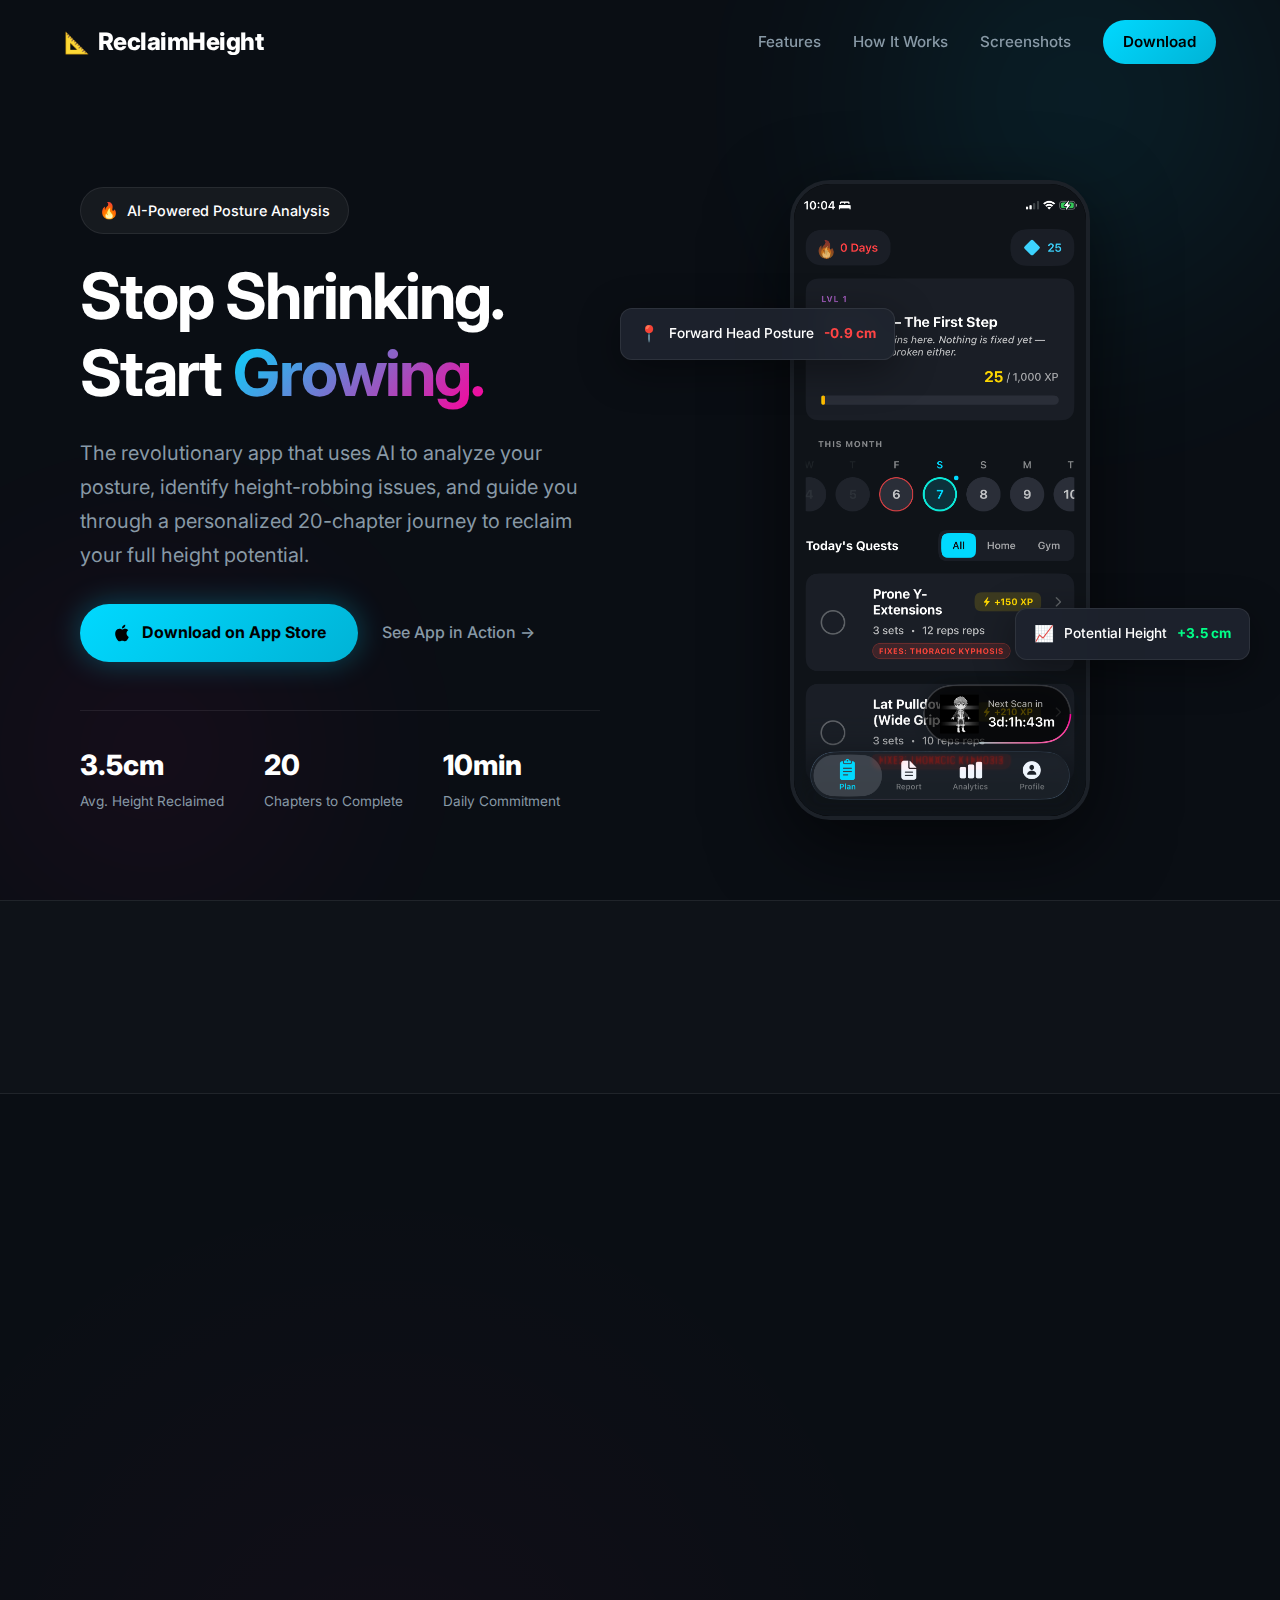
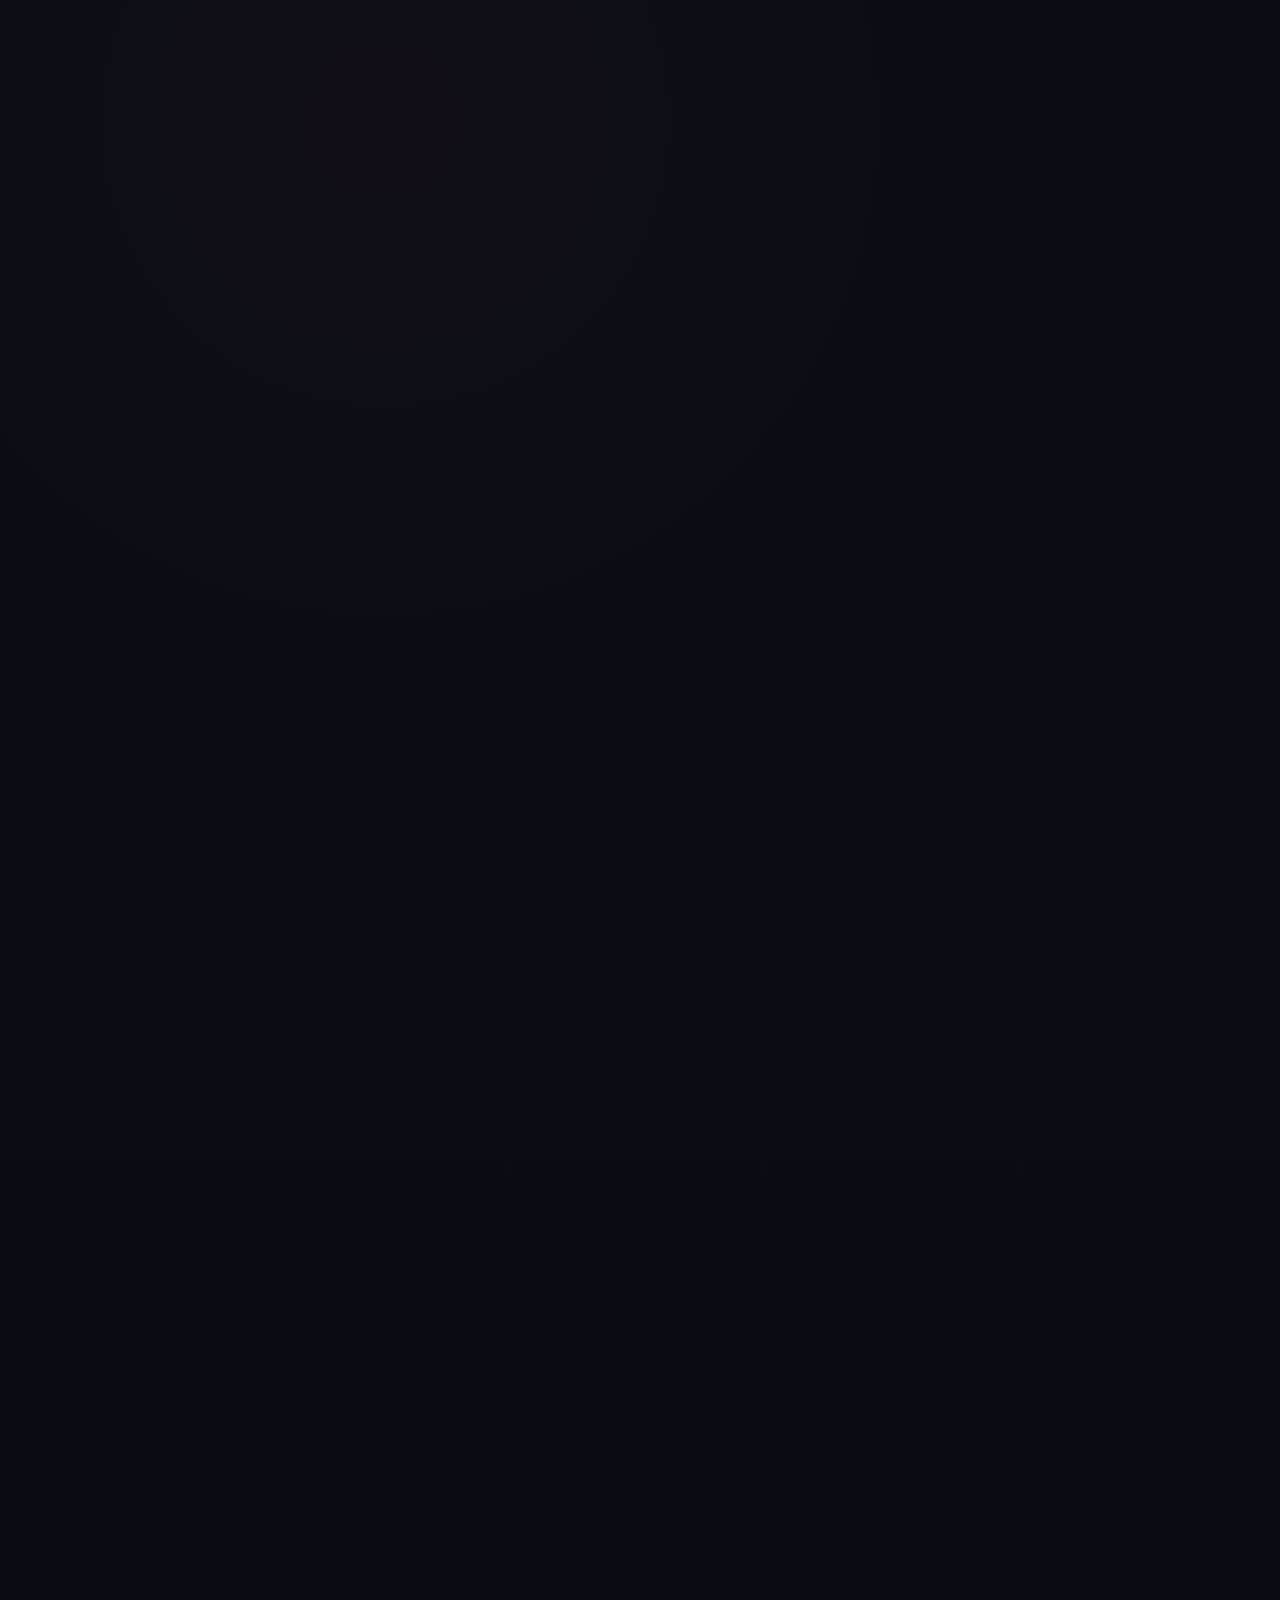
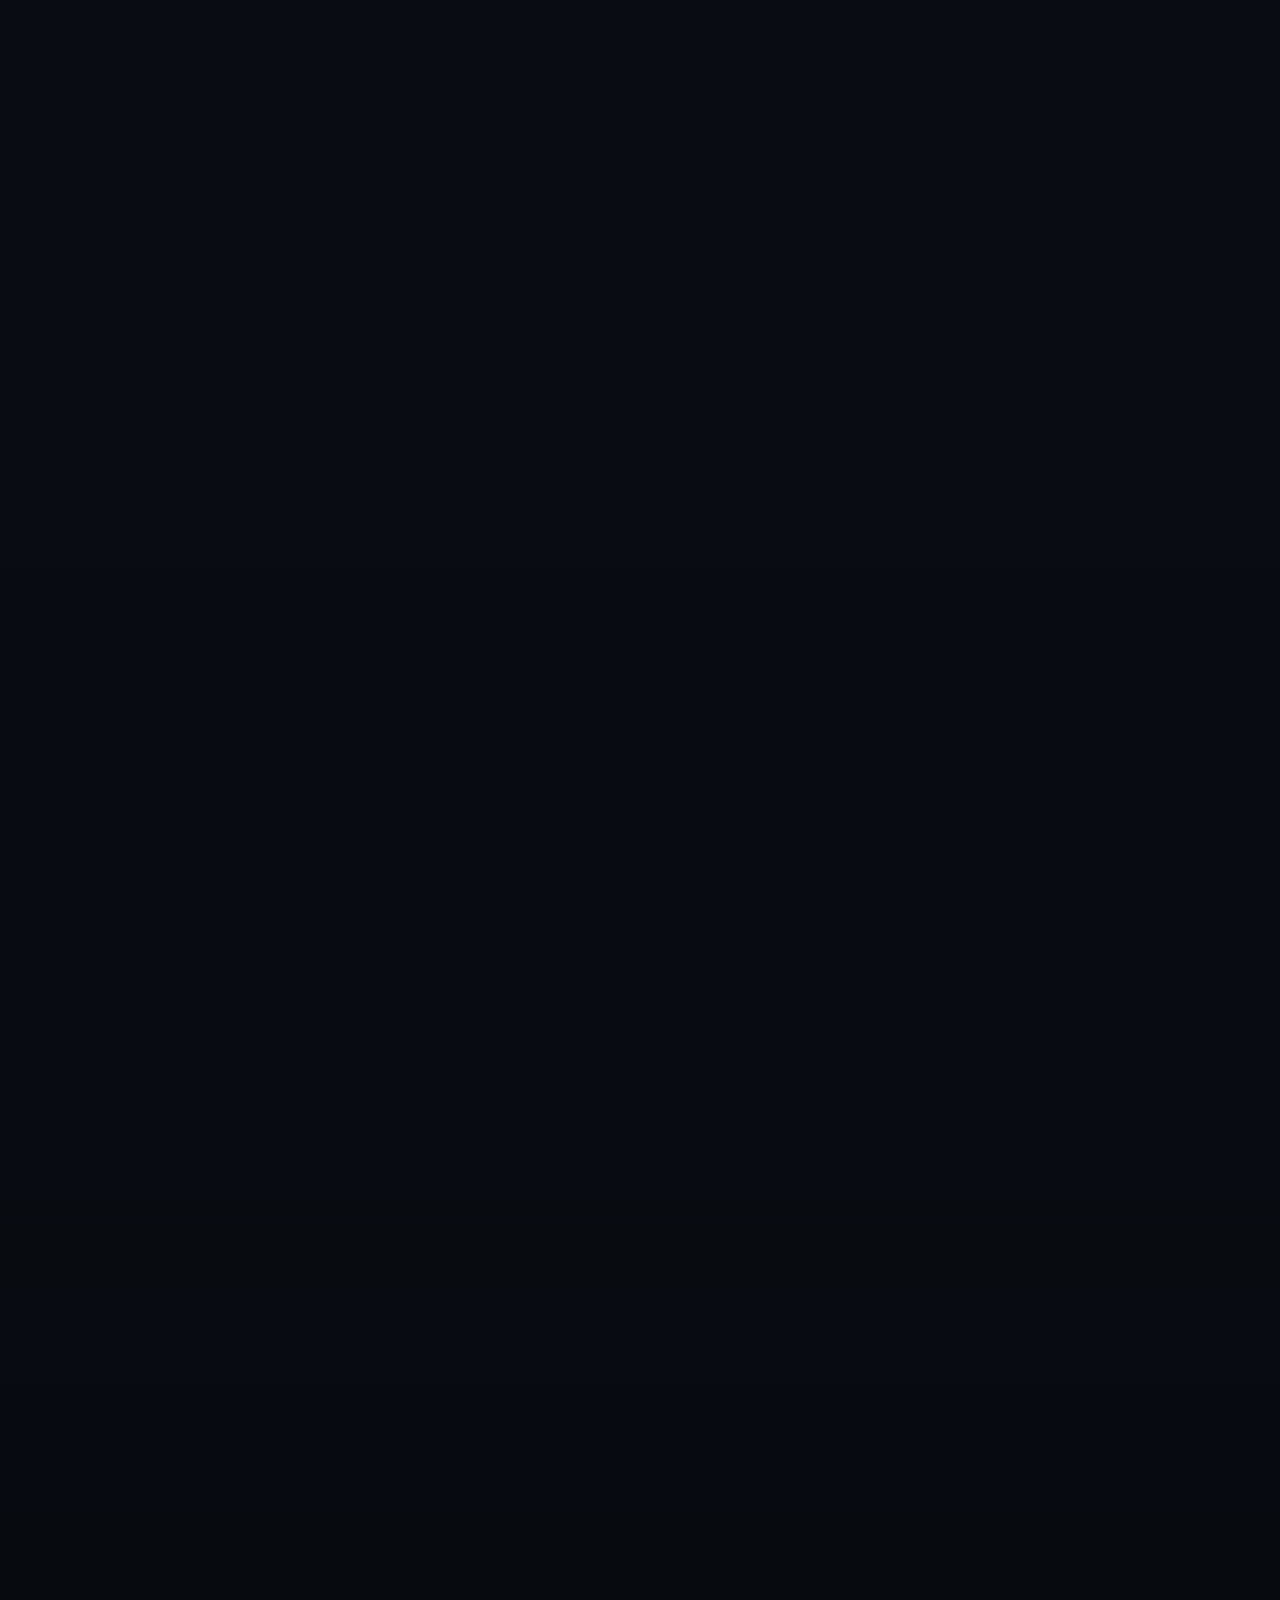
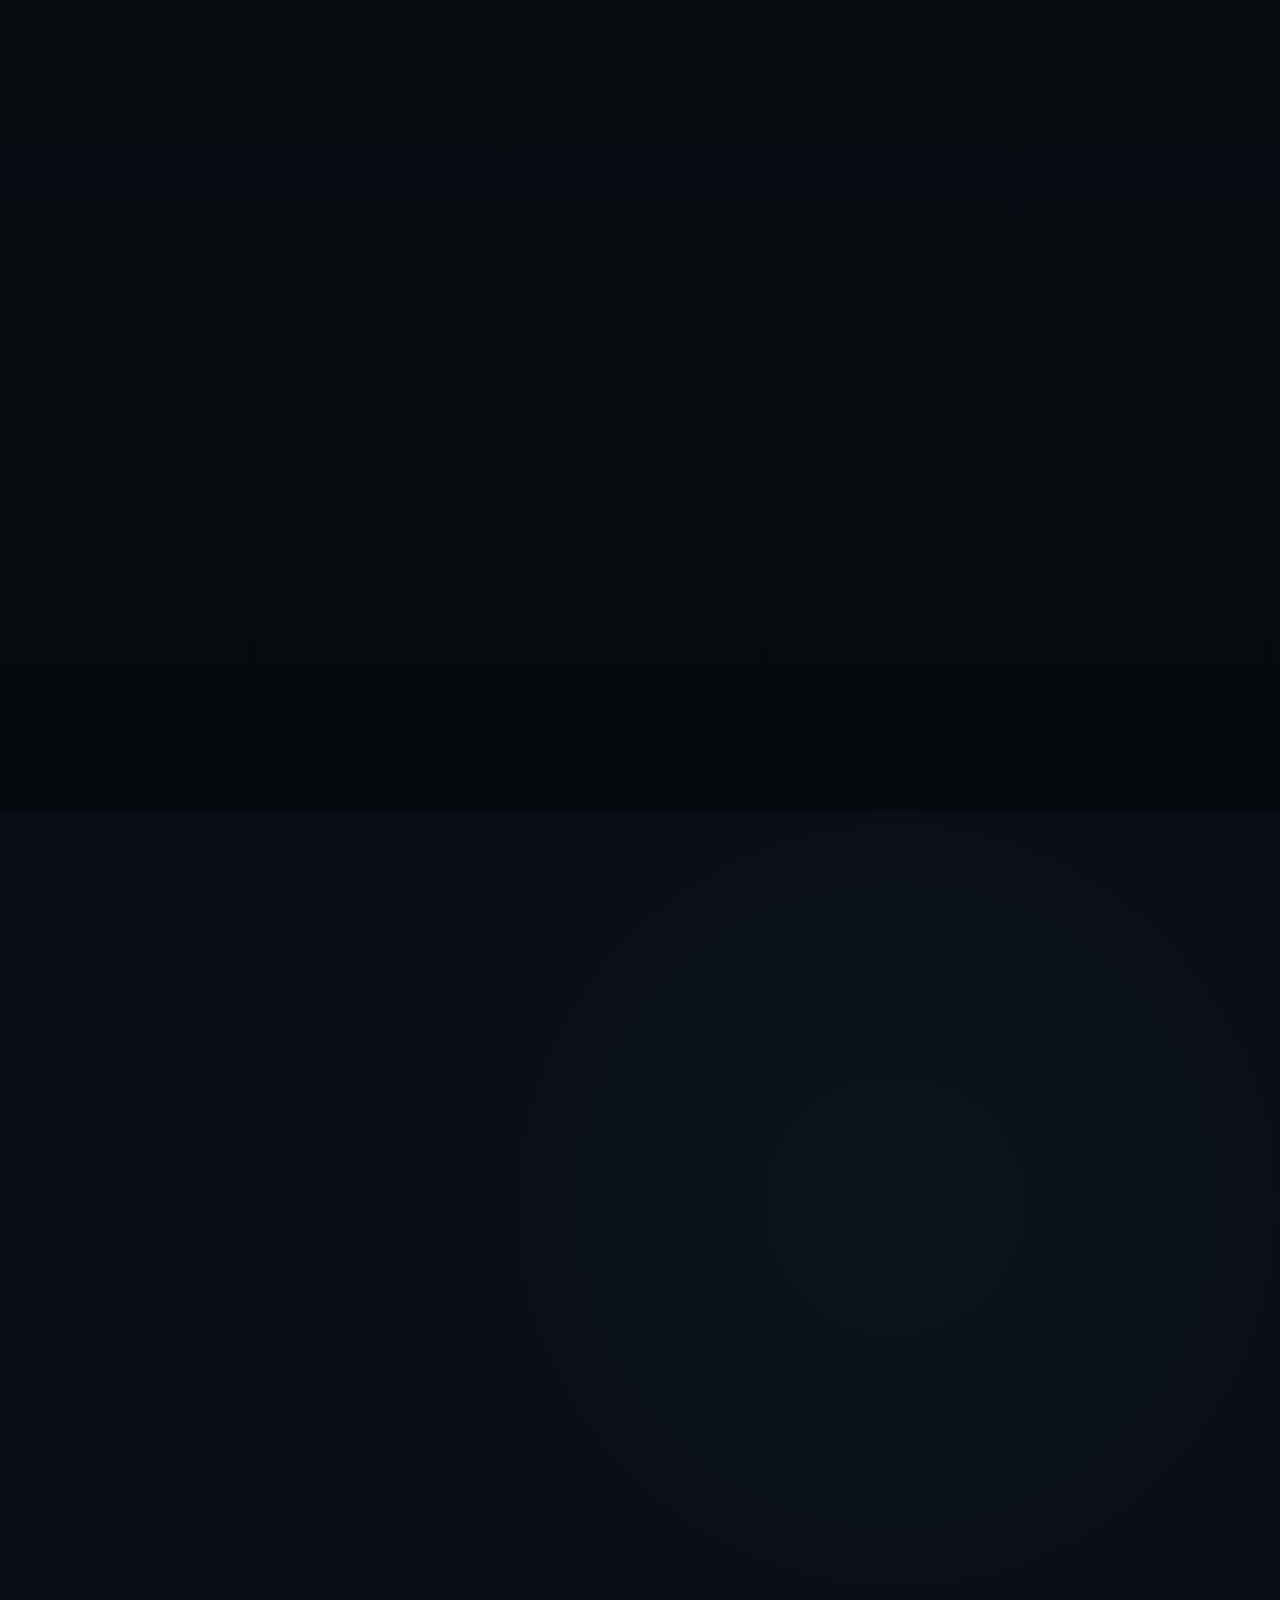
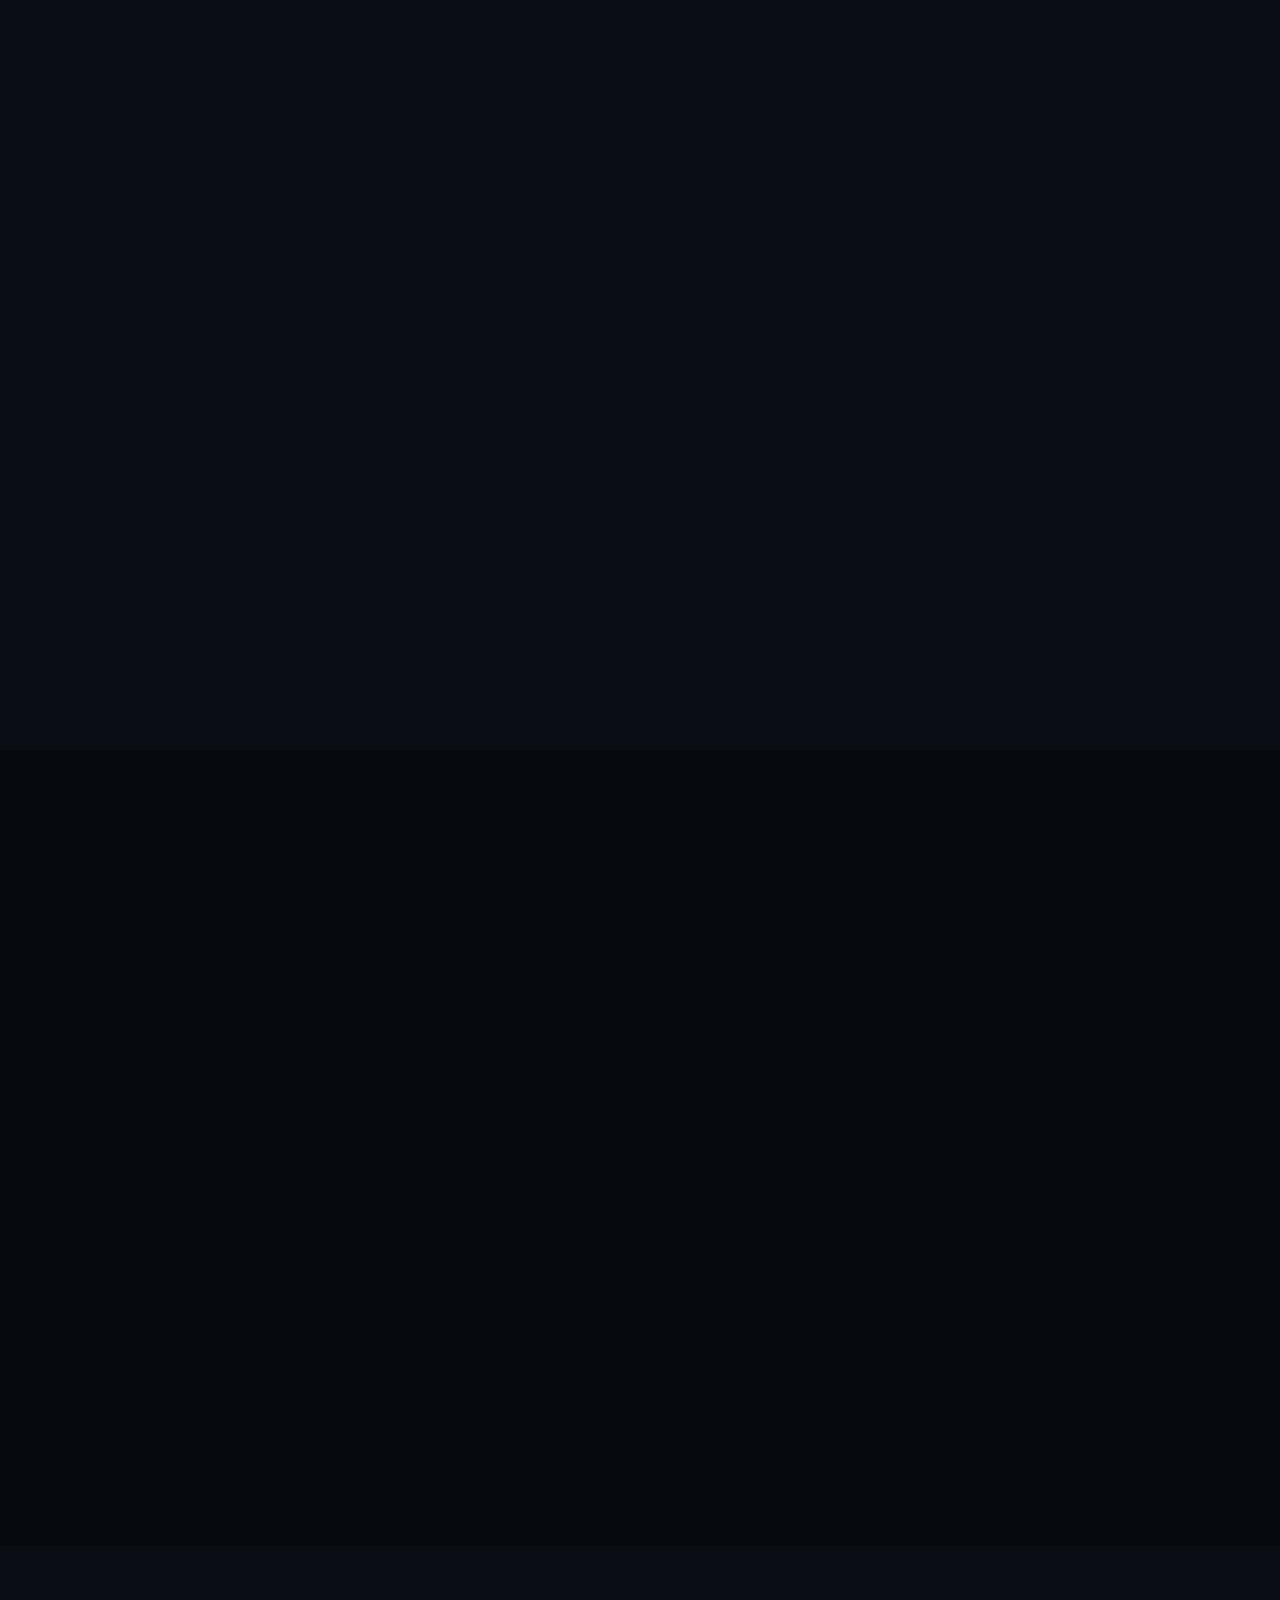
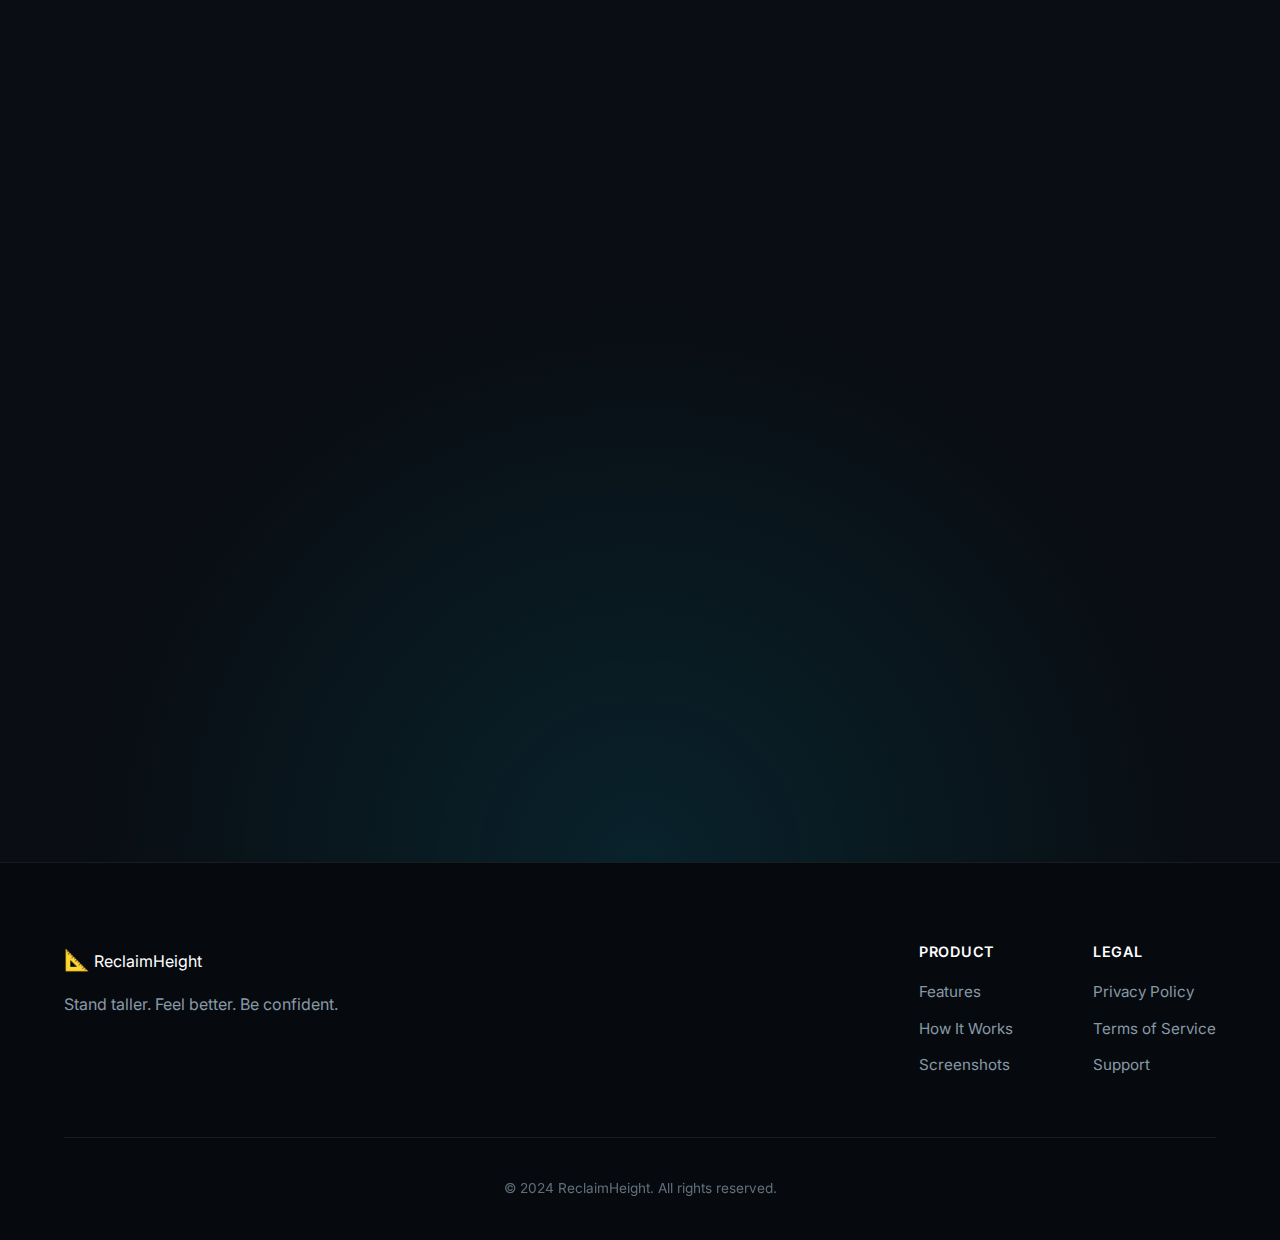
<file: index.html>
<!DOCTYPE html>
<html lang="en">

<head>
    <meta charset="UTF-8">
    <meta name="viewport" content="width=device-width, initial-scale=1.0">
    <title>ReclaimHeight - Stop Shrinking. Start Growing.</title>
    <meta name="description"
        content="AI-powered posture correction app that helps you decompress your spine and reclaim lost height in just 20 chapters.">
    <link rel="stylesheet" href="styles.css">
    <link rel="preconnect" href="https://fonts.googleapis.com">
    <link rel="preconnect" href="https://fonts.gstatic.com" crossorigin>
    <link href="https://fonts.googleapis.com/css2?family=Inter:wght@400;500;600;700;800&display=swap" rel="stylesheet">
</head>

<body>

    <!-- Navigation -->
    <nav class="navbar">
        <div class="container nav-container">
            <div class="logo">
                <span class="logo-icon">📐</span>
                ReclaimHeight
            </div>
            <div class="nav-links">
                <a href="#features">Features</a>
                <a href="#how-it-works">How It Works</a>
                <a href="#app-showcase">Screenshots</a>
                <a href="#" class="nav-cta">Download</a>
            </div>
        </div>
    </nav>

    <!-- Hero Section -->
    <header class="hero">
        <div class="hero-bg-effects">
            <div class="hero-glow glow-1"></div>
            <div class="hero-glow glow-2"></div>
        </div>
        <div class="container hero-content">
            <div class="hero-text fade-in-up">
                <div class="badge">
                    <span class="badge-icon">🔥</span>
                    AI-Powered Posture Analysis
                </div>
                <h1>Stop Shrinking.<br>Start <span class="text-gradient">Growing.</span></h1>
                <p class="subheadline">The revolutionary app that uses AI to analyze your posture, identify
                    height-robbing issues, and guide you through a personalized 20-chapter journey to reclaim your full
                    height potential.</p>
                <div class="hero-cta-group">
                    <a href="#" class="cta-button">
                        <svg width="20" height="20" viewBox="0 0 24 24" fill="currentColor">
                            <path
                                d="M18.71 19.5c-.83 1.24-1.71 2.45-3.05 2.47-1.34.03-1.77-.79-3.29-.79-1.53 0-2 .77-3.27.82-1.31.05-2.3-1.32-3.14-2.53C4.25 17 2.94 12.45 4.7 9.39c.87-1.52 2.43-2.48 4.12-2.51 1.28-.02 2.5.87 3.29.87.78 0 2.26-1.07 3.81-.91.65.03 2.47.26 3.64 1.98-.09.06-2.17 1.28-2.15 3.81.03 3.02 2.65 4.03 2.68 4.04-.03.07-.42 1.44-1.38 2.83M13 3.5c.73-.83 1.94-1.46 2.94-1.5.13 1.17-.34 2.35-1.04 3.19-.69.85-1.83 1.51-2.95 1.42-.15-1.15.41-2.35 1.05-3.11z" />
                        </svg>
                        Download on App Store
                    </a>
                    <a href="#app-showcase" class="cta-secondary">See App in Action →</a>
                </div>
                <div class="hero-stats">
                    <div class="stat">
                        <span class="stat-value">3.5cm</span>
                        <span class="stat-label">Avg. Height Reclaimed</span>
                    </div>
                    <div class="stat">
                        <span class="stat-value">20</span>
                        <span class="stat-label">Chapters to Complete</span>
                    </div>
                    <div class="stat">
                        <span class="stat-value">10min</span>
                        <span class="stat-label">Daily Commitment</span>
                    </div>
                </div>
            </div>
            <div class="hero-visual fade-in-up delay-1">
                <div class="phone-showcase">
                    <div class="iphone-mockup main-phone">
                        <div class="screen">
                            <img src="home.PNG" alt="ReclaimHeight Home Screen" class="app-screenshot">
                        </div>
                    </div>
                    <div class="floating-card card-1">
                        <span class="card-icon">📍</span>
                        <span>Forward Head Posture</span>
                        <span class="card-value red">-0.9 cm</span>
                    </div>
                    <div class="floating-card card-2">
                        <span class="card-icon">📈</span>
                        <span>Potential Height</span>
                        <span class="card-value green">+3.5 cm</span>
                    </div>
                </div>
            </div>
        </div>
    </header>

    <!-- Trusted By / Social Proof -->
    <section class="social-proof">
        <div class="container">
            <div class="proof-content fade-in-up">
                <div class="proof-item">
                    <span class="proof-number">4.9★</span>
                    <span class="proof-label">App Store Rating</span>
                </div>
                <div class="proof-divider"></div>
                <div class="proof-item">
                    <span class="proof-number">50K+</span>
                    <span class="proof-label">Happy Users</span>
                </div>
                <div class="proof-divider"></div>
                <div class="proof-item">
                    <span class="proof-number">1M+</span>
                    <span class="proof-label">Exercises Completed</span>
                </div>
            </div>
        </div>
    </section>

    <!-- Key Features Section -->
    <section id="features" class="section features-section">
        <div class="container">
            <div class="section-header fade-in-up">
                <span class="section-badge">Features</span>
                <h2 class="section-title">Everything You Need to<br><span class="text-gradient">Stand Taller</span></h2>
                <p class="section-subtitle">AI-powered analysis meets science-backed exercises for real, measurable
                    results.</p>
            </div>
            <div class="features-grid">
                <!-- Feature 1 -->
                <div class="feature-card glass fade-in-up delay-1">
                    <div class="feature-icon-wrap">
                        <div class="icon-box cyan">
                            <svg width="28" height="28" viewBox="0 0 24 24" fill="none" stroke="currentColor"
                                stroke-width="2" stroke-linecap="round" stroke-linejoin="round">
                                <path d="M20 21v-2a4 4 0 0 0-4-4H8a4 4 0 0 0-4 4v2"></path>
                                <circle cx="12" cy="7" r="4"></circle>
                            </svg>
                        </div>
                    </div>
                    <h3>AI Posture Scan</h3>
                    <p>Take a simple photo and our AI instantly analyzes your posture, identifying issues like forward
                        head, kyphosis, and pelvic tilt.</p>
                    <div class="feature-tag">Computer Vision</div>
                </div>
                <!-- Feature 2 -->
                <div class="feature-card glass fade-in-up delay-2">
                    <div class="feature-icon-wrap">
                        <div class="icon-box pink">
                            <svg width="28" height="28" viewBox="0 0 24 24" fill="none" stroke="currentColor"
                                stroke-width="2" stroke-linecap="round" stroke-linejoin="round">
                                <line x1="18" y1="20" x2="18" y2="10"></line>
                                <line x1="12" y1="20" x2="12" y2="4"></line>
                                <line x1="6" y1="20" x2="6" y2="14"></line>
                            </svg>
                        </div>
                    </div>
                    <h3>Height Analytics</h3>
                    <p>See exactly how much height you're losing to poor posture and track your potential gains with
                        detailed demographic comparisons.</p>
                    <div class="feature-tag">Data-Driven</div>
                </div>
                <!-- Feature 3 -->
                <div class="feature-card glass fade-in-up delay-3">
                    <div class="feature-icon-wrap">
                        <div class="icon-box green">
                            <svg width="28" height="28" viewBox="0 0 24 24" fill="none" stroke="currentColor"
                                stroke-width="2" stroke-linecap="round" stroke-linejoin="round">
                                <path
                                    d="M14.5 10c-.83 0-1.5-.67-1.5-1.5v-5c0-.83.67-1.5 1.5-1.5s1.5.67 1.5 1.5v5c0 .83-.67 1.5-1.5 1.5z">
                                </path>
                                <path d="M20.5 10H19V8.5c0-.83.67-1.5 1.5-1.5s1.5.67 1.5 1.5-.67 1.5-1.5 1.5z"></path>
                                <path
                                    d="M9.5 14c.83 0 1.5.67 1.5 1.5v5c0 .83-.67 1.5-1.5 1.5S8 21.33 8 20.5v-5c0-.83.67-1.5 1.5-1.5z">
                                </path>
                                <path d="M3.5 14H5v1.5c0 .83-.67 1.5-1.5 1.5S2 16.33 2 15.5 2.67 14 3.5 14z"></path>
                                <path
                                    d="M14 14.5c0-.83.67-1.5 1.5-1.5h5c.83 0 1.5.67 1.5 1.5s-.67 1.5-1.5 1.5h-5c-.83 0-1.5-.67-1.5-1.5z">
                                </path>
                                <path d="M15.5 19H14v1.5c0 .83.67 1.5 1.5 1.5s1.5-.67 1.5-1.5-.67-1.5-1.5-1.5z"></path>
                                <path
                                    d="M10 9.5C10 8.67 9.33 8 8.5 8h-5C2.67 8 2 8.67 2 9.5S2.67 11 3.5 11h5c.83 0 1.5-.67 1.5-1.5z">
                                </path>
                                <path d="M8.5 5H10V3.5C10 2.67 9.33 2 8.5 2S7 2.67 7 3.5 7.67 5 8.5 5z"></path>
                            </svg>
                        </div>
                    </div>
                    <h3>Personalized Exercises</h3>
                    <p>Get a custom exercise plan targeting your specific posture issues with video instructions and
                        progress tracking.</p>
                    <div class="feature-tag">Science-Backed</div>
                </div>
                <!-- Feature 4 -->
                <div class="feature-card glass fade-in-up delay-4">
                    <div class="feature-icon-wrap">
                        <div class="icon-box orange">
                            <svg width="28" height="28" viewBox="0 0 24 24" fill="none" stroke="currentColor"
                                stroke-width="2" stroke-linecap="round" stroke-linejoin="round">
                                <polygon
                                    points="12 2 15.09 8.26 22 9.27 17 14.14 18.18 21.02 12 17.77 5.82 21.02 7 14.14 2 9.27 8.91 8.26 12 2">
                                </polygon>
                            </svg>
                        </div>
                    </div>
                    <h3>Gamified Progress</h3>
                    <p>Complete 20 chapters of structural correction. Earn XP, unlock achievements, maintain streaks,
                        and level up your posture.</p>
                    <div class="feature-tag">Addictive</div>
                </div>
            </div>
        </div>
    </section>

    <!-- App Showcase Section -->
    <section id="app-showcase" class="section app-showcase-section">
        <div class="container">
            <div class="section-header fade-in-up">
                <span class="section-badge">App Showcase</span>
                <h2 class="section-title">See the <span class="text-gradient">Magic</span> in Action</h2>
                <p class="section-subtitle">Explore our beautiful, intuitive interface designed to help you succeed.</p>
            </div>

            <!-- Showcase Row 1: Posture Report -->
            <div class="showcase-row fade-in-up">
                <div class="showcase-text">
                    <span class="showcase-badge cyan">AI Analysis</span>
                    <h3>Detailed Posture Report</h3>
                    <p>Our AI scans your photo and generates a comprehensive posture report, identifying exactly where
                        you're losing height. See your current height, potential height, and a detailed breakdown of
                        each posture issue.</p>
                    <ul class="showcase-list">
                        <li><span class="check">✓</span> Forward Head Posture detection</li>
                        <li><span class="check">✓</span> Thoracic Kyphosis analysis</li>
                        <li><span class="check">✓</span> Anterior Pelvic Tilt measurement</li>
                        <li><span class="check">✓</span> Precise cm/inch loss calculation</li>
                    </ul>
                </div>
                <div class="showcase-phone">
                    <div class="iphone-mockup">
                        <div class="screen">
                            <img src="report.PNG" alt="Posture Report Screen" class="app-screenshot">
                        </div>
                    </div>
                </div>
            </div>

            <!-- Showcase Row 2: Analytics -->
            <div class="showcase-row reverse fade-in-up">
                <div class="showcase-text">
                    <span class="showcase-badge pink">Insights</span>
                    <h3>Demographic Analytics</h3>
                    <p>Compare your height against population averages. See exactly where you stand and visualize your
                        potential after completing the program. Discover how reclaiming your height affects your dating
                        app visibility and more.</p>
                    <ul class="showcase-list">
                        <li><span class="check">✓</span> Population percentile ranking</li>
                        <li><span class="check">✓</span> Before/After projections</li>
                        <li><span class="check">✓</span> Dating app impact metrics</li>
                        <li><span class="check">✓</span> Age & gender comparisons</li>
                    </ul>
                </div>
                <div class="showcase-phone">
                    <div class="iphone-mockup">
                        <div class="screen">
                            <img src="analytics.PNG" alt="Analytics Screen" class="app-screenshot">
                        </div>
                    </div>
                </div>
            </div>

            <!-- Showcase Row 3: Exercise Detail -->
            <div class="showcase-row fade-in-up">
                <div class="showcase-text">
                    <span class="showcase-badge green">Exercises</span>
                    <h3>Guided Corrective Exercises</h3>
                    <p>Each exercise comes with detailed instructions, rep/set recommendations, and video
                        demonstrations. Exercises are specifically targeted to fix your identified posture issues and
                        help you earn XP rewards.</p>
                    <ul class="showcase-list">
                        <li><span class="check">✓</span> Step-by-step instructions</li>
                        <li><span class="check">✓</span> YouTube video demonstrations</li>
                        <li><span class="check">✓</span> XP rewards for completion</li>
                        <li><span class="check">✓</span> Issue-specific targeting</li>
                    </ul>
                </div>
                <div class="showcase-phone">
                    <div class="iphone-mockup">
                        <div class="screen">
                            <img src="exercisedetail.PNG" alt="Exercise Detail Screen" class="app-screenshot">
                        </div>
                    </div>
                </div>
            </div>

            <!-- Showcase Row 4: Activity Tracking -->
            <div class="showcase-row reverse fade-in-up">
                <div class="showcase-text">
                    <span class="showcase-badge orange">Tracking</span>
                    <h3>Activity & Posture Tracking</h3>
                    <p>Track your journey with GitHub-style activity heatmaps. Monitor your daily posture check-ins and
                        see your consistency over time. Build habits that last with visual progress indicators.</p>
                    <ul class="showcase-list">
                        <li><span class="check">✓</span> GitHub-style activity heatmap</li>
                        <li><span class="check">✓</span> Daily posture check-ins</li>
                        <li><span class="check">✓</span> 30-day progress view</li>
                        <li><span class="check">✓</span> Streak maintenance</li>
                    </ul>
                </div>
                <div class="showcase-phone">
                    <div class="iphone-mockup">
                        <div class="screen">
                            <img src="postureactivity.PNG" alt="Posture Activity Tracking" class="app-screenshot">
                        </div>
                    </div>
                </div>
            </div>
        </div>
    </section>

    <!-- How It Works Section -->
    <section id="how-it-works" class="section how-it-works-section">
        <div class="container">
            <div class="section-header fade-in-up">
                <span class="section-badge">Process</span>
                <h2 class="section-title">Your Journey to<br><span class="text-gradient">Standing Taller</span></h2>
            </div>
            <div class="steps-container">
                <div class="step fade-in-up delay-1">
                    <div class="step-icon">
                        <span>📸</span>
                    </div>
                    <div class="step-number">01</div>
                    <h3>Scan</h3>
                    <p>Take a side-profile photo. Our AI analyzes your posture in seconds.</p>
                </div>
                <div class="step-connector fade-in-up delay-1"></div>
                <div class="step fade-in-up delay-2">
                    <div class="step-icon">
                        <span>🎯</span>
                    </div>
                    <div class="step-number">02</div>
                    <h3>Plan</h3>
                    <p>Get your personalized exercise program targeting your specific issues.</p>
                </div>
                <div class="step-connector fade-in-up delay-2"></div>
                <div class="step fade-in-up delay-3">
                    <div class="step-icon">
                        <span>📈</span>
                    </div>
                    <div class="step-number">03</div>
                    <h3>Reclaim</h3>
                    <p>Complete daily exercises, track progress, and watch yourself grow.</p>
                </div>
            </div>
        </div>
    </section>

    <!-- Dating Impact Section -->
    <section class="section impact-section">
        <div class="container">
            <div class="impact-card glass fade-in-up">
                <div class="impact-content">
                    <span class="impact-emoji">❤️</span>
                    <h3>Online Dating Impact</h3>
                    <p>Height matters in the dating world. Studies show that taller individuals receive significantly
                        more matches. See how much your dating app visibility could improve after reclaiming your full
                        height.</p>
                    <div class="impact-stats">
                        <div class="impact-stat">
                            <span class="impact-value text-gradient">+23%</span>
                            <span class="impact-label">More Matches</span>
                        </div>
                        <div class="impact-stat">
                            <span class="impact-value text-gradient">+31%</span>
                            <span class="impact-label">Profile Visibility</span>
                        </div>
                    </div>
                </div>
                <div class="impact-phone">
                    <div class="iphone-mockup small">
                        <div class="screen">
                            <img src="dating.PNG" alt="Dating Impact Analytics" class="app-screenshot">
                        </div>
                    </div>
                </div>
            </div>
        </div>
    </section>

    <!-- Testimonials Section -->
    <section id="testimonials" class="section testimonials-section">
        <div class="container">
            <div class="section-header fade-in-up">
                <span class="section-badge">Testimonials</span>
                <h2 class="section-title">Real Results from<br><span class="text-gradient">Real People</span></h2>
            </div>
            <div class="testimonials-grid">
                <div class="testimonial-card glass fade-in-up delay-1">
                    <div class="testimonial-stars">★★★★★</div>
                    <p>"I never realized how much height I was losing to slouching. After 20 days, I measured myself –
                        I'm 2cm taller!"</p>
                    <div class="testimonial-author">
                        <div class="author-avatar">AM</div>
                        <div class="author-info">
                            <span class="author-name">Alex M.</span>
                            <span class="author-result">+2.0 cm gained</span>
                        </div>
                    </div>
                </div>
                <div class="testimonial-card glass fade-in-up delay-2">
                    <div class="testimonial-stars">★★★★★</div>
                    <p>"The AI analysis was eye-opening. The exercises genuinely helped my back pain and I stand so much
                        straighter now."</p>
                    <div class="testimonial-author">
                        <div class="author-avatar">SK</div>
                        <div class="author-info">
                            <span class="author-name">Sarah K.</span>
                            <span class="author-result">+1.5 cm gained</span>
                        </div>
                    </div>
                </div>
                <div class="testimonial-card glass fade-in-up delay-3">
                    <div class="testimonial-stars">★★★★★</div>
                    <p>"Simple, effective, and strangely addictive. The gamification kept me consistent and the results
                        speak for themselves."</p>
                    <div class="testimonial-author">
                        <div class="author-avatar">JT</div>
                        <div class="author-info">
                            <span class="author-name">James T.</span>
                            <span class="author-result">+2.8 cm gained</span>
                        </div>
                    </div>
                </div>
            </div>
        </div>
    </section>

    <!-- Final CTA Section -->
    <section class="section cta-section">
        <div class="container">
            <div class="cta-card fade-in-up">
                <div class="cta-content">
                    <h2>Ready to Reclaim Your Height?</h2>
                    <p>Join thousands who are already standing taller. Download now and start your 20-chapter journey.
                    </p>
                    <a href="#" class="cta-button large">
                        <svg width="24" height="24" viewBox="0 0 24 24" fill="currentColor">
                            <path
                                d="M18.71 19.5c-.83 1.24-1.71 2.45-3.05 2.47-1.34.03-1.77-.79-3.29-.79-1.53 0-2 .77-3.27.82-1.31.05-2.3-1.32-3.14-2.53C4.25 17 2.94 12.45 4.7 9.39c.87-1.52 2.43-2.48 4.12-2.51 1.28-.02 2.5.87 3.29.87.78 0 2.26-1.07 3.81-.91.65.03 2.47.26 3.64 1.98-.09.06-2.17 1.28-2.15 3.81.03 3.02 2.65 4.03 2.68 4.04-.03.07-.42 1.44-1.38 2.83M13 3.5c.73-.83 1.94-1.46 2.94-1.5.13 1.17-.34 2.35-1.04 3.19-.69.85-1.83 1.51-2.95 1.42-.15-1.15.41-2.35 1.05-3.11z" />
                        </svg>
                        Download Free on App Store
                    </a>
                </div>
                <div class="cta-phones">
                    <div class="iphone-mockup cta-phone">
                        <div class="screen">
                            <img src="mog.PNG" alt="ReclaimHeight App" class="app-screenshot">
                        </div>
                    </div>
                </div>
            </div>
        </div>
    </section>

    <!-- Footer -->
    <footer class="footer">
        <div class="container">
            <div class="footer-top">
                <div class="footer-brand">
                    <div class="logo">
                        <span class="logo-icon">📐</span>
                        ReclaimHeight
                    </div>
                    <p>Stand taller. Feel better. Be confident.</p>
                </div>
                <div class="footer-links-group">
                    <div class="footer-col">
                        <h4>Product</h4>
                        <a href="#features">Features</a>
                        <a href="#how-it-works">How It Works</a>
                        <a href="#app-showcase">Screenshots</a>
                    </div>
                    <div class="footer-col">
                        <h4>Legal</h4>
                        <a href="privacy.html">Privacy Policy</a>
                        <a href="terms.html">Terms of Service</a>
                        <a href="#">Support</a>
                    </div>
                </div>
            </div>
            <div class="footer-bottom">
                <p class="copyright">© 2024 ReclaimHeight. All rights reserved.</p>
            </div>
        </div>
    </footer>

    <script>
        // Scroll Animation Logic
        const observerOptions = {
            root: null,
            rootMargin: '0px',
            threshold: 0.1
        };

        const observer = new IntersectionObserver((entries, observer) => {
            entries.forEach(entry => {
                if (entry.isIntersecting) {
                    entry.target.classList.add('visible');
                    observer.unobserve(entry.target);
                }
            });
        }, observerOptions);

        document.querySelectorAll('.fade-in-up').forEach(el => {
            observer.observe(el);
        });

        // Navbar scroll effect
        const navbar = document.querySelector('.navbar');
        window.addEventListener('scroll', () => {
            if (window.scrollY > 50) {
                navbar.classList.add('scrolled');
            } else {
                navbar.classList.remove('scrolled');
            }
        });

        // Smooth scroll for anchor links
        document.querySelectorAll('a[href^="#"]').forEach(anchor => {
            anchor.addEventListener('click', function (e) {
                e.preventDefault();
                const target = document.querySelector(this.getAttribute('href'));
                if (target) {
                    target.scrollIntoView({
                        behavior: 'smooth',
                        block: 'start'
                    });
                }
            });
        });
    </script>
</body>

</html>
</file>
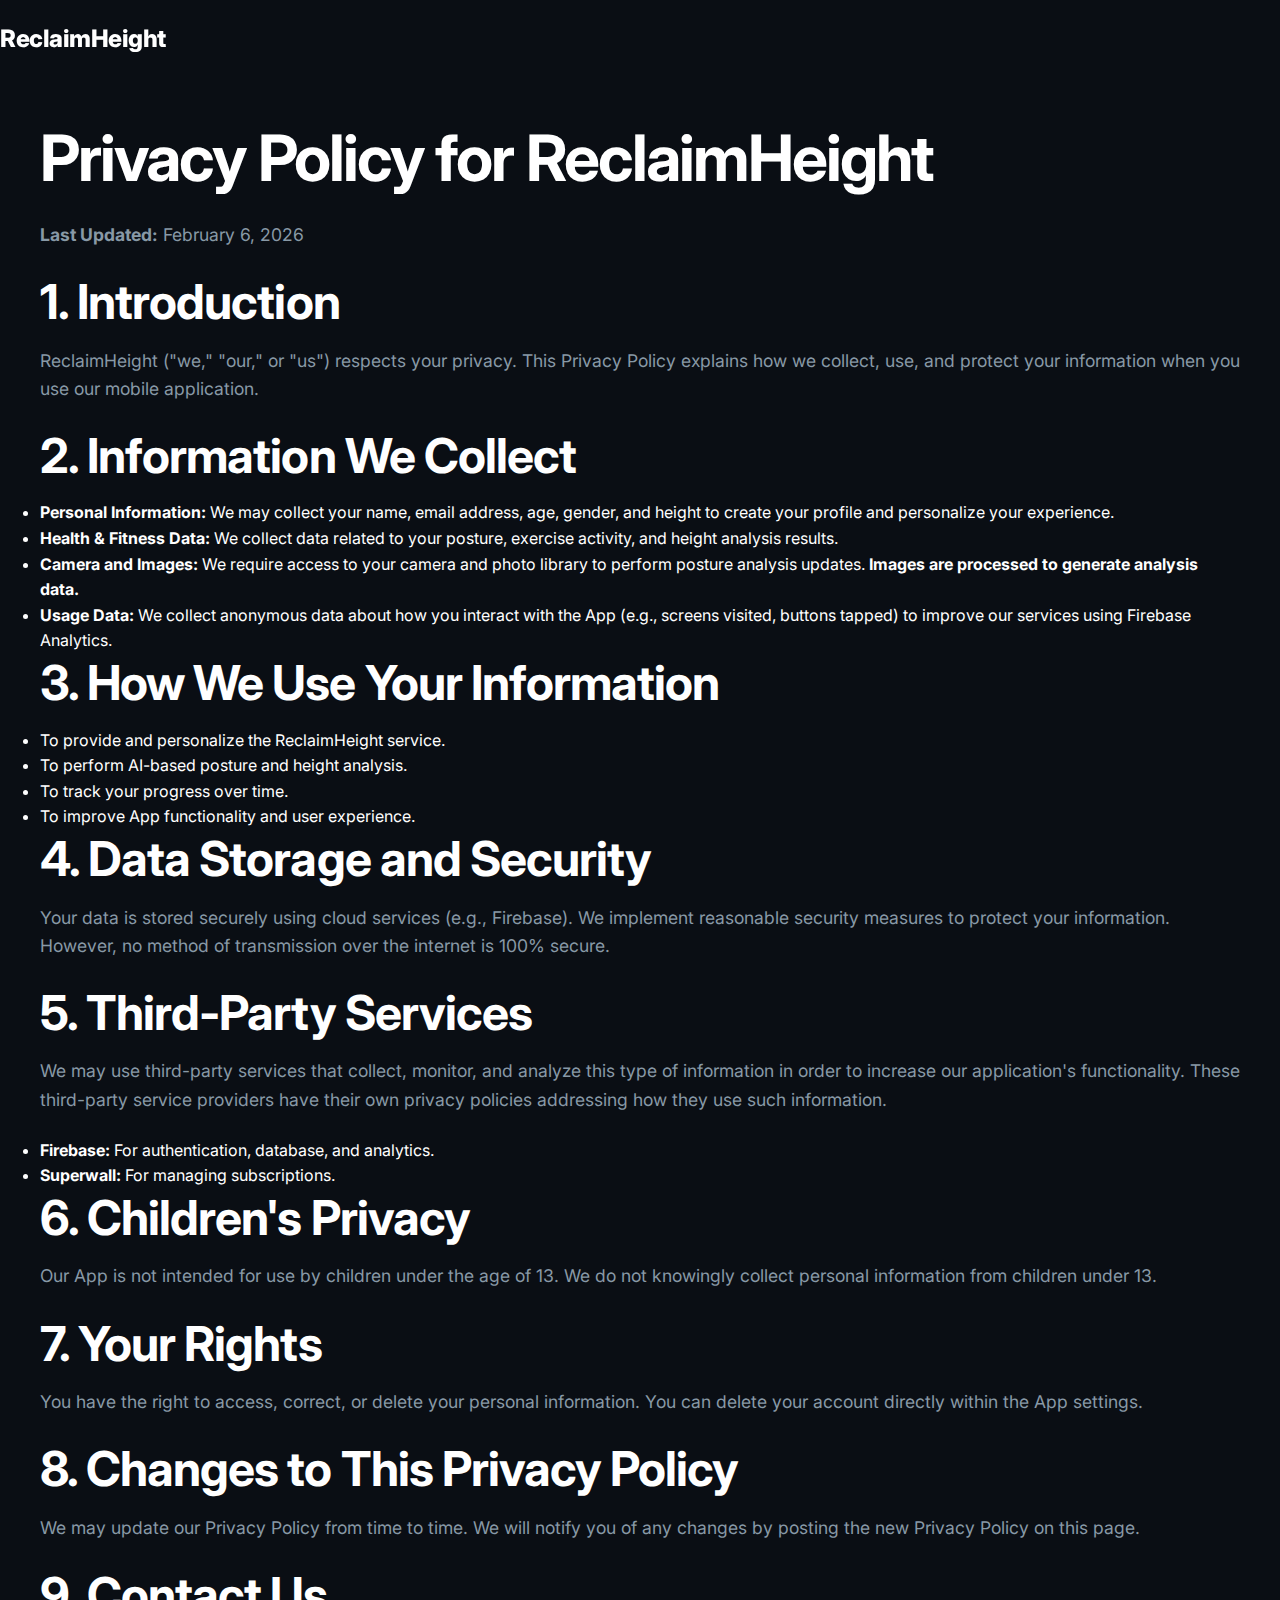
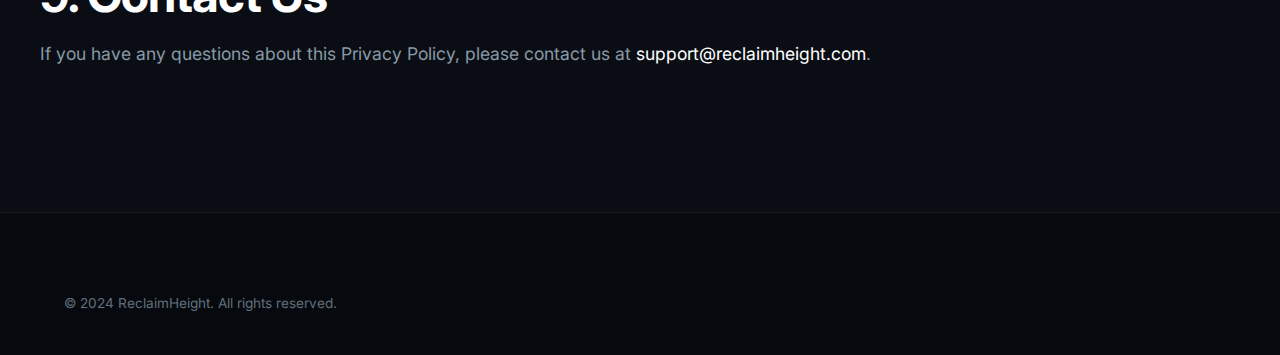
<file: privacy.html>
<!DOCTYPE html>
<html lang="en">

<head>
    <meta charset="UTF-8">
    <meta name="viewport" content="width=device-width, initial-scale=1.0">
    <title>Privacy Policy - ReclaimHeight</title>
    <link rel="stylesheet" href="styles.css">
    <link href="https://fonts.googleapis.com/css2?family=Inter:wght@400;500;600;700;800&display=swap" rel="stylesheet">
</head>

<body>
    <nav class="navbar">
        <div class="logo"><a href="index.html">ReclaimHeight</a></div>
    </nav>

    <div class="container section">
        <h1>Privacy Policy for ReclaimHeight</h1>
        <p><strong>Last Updated:</strong> February 6, 2026</p>

        <h2>1. Introduction</h2>
        <p>ReclaimHeight ("we," "our," or "us") respects your privacy. This Privacy Policy explains how we collect, use,
            and protect your information when you use our mobile application.</p>

        <h2>2. Information We Collect</h2>
        <ul>
            <li><strong>Personal Information:</strong> We may collect your name, email address, age, gender, and height
                to create your profile and personalize your experience.</li>
            <li><strong>Health & Fitness Data:</strong> We collect data related to your posture, exercise activity, and
                height analysis results.</li>
            <li><strong>Camera and Images:</strong> We require access to your camera and photo library to perform
                posture analysis updates. <strong>Images are processed to generate analysis data.</strong></li>
            <li><strong>Usage Data:</strong> We collect anonymous data about how you interact with the App (e.g.,
                screens visited, buttons tapped) to improve our services using Firebase Analytics.</li>
        </ul>

        <h2>3. How We Use Your Information</h2>
        <ul>
            <li>To provide and personalize the ReclaimHeight service.</li>
            <li>To perform AI-based posture and height analysis.</li>
            <li>To track your progress over time.</li>
            <li>To improve App functionality and user experience.</li>
        </ul>

        <h2>4. Data Storage and Security</h2>
        <p>Your data is stored securely using cloud services (e.g., Firebase). We implement reasonable security measures
            to protect your information. However, no method of transmission over the internet is 100% secure.</p>

        <h2>5. Third-Party Services</h2>
        <p>We may use third-party services that collect, monitor, and analyze this type of information in order to
            increase our application's functionality. These third-party service providers have their own privacy
            policies addressing how they use such information.</p>
        <ul>
            <li><strong>Firebase:</strong> For authentication, database, and analytics.</li>
            <li><strong>Superwall:</strong> For managing subscriptions.</li>
        </ul>

        <h2>6. Children's Privacy</h2>
        <p>Our App is not intended for use by children under the age of 13. We do not knowingly collect personal
            information from children under 13.</p>

        <h2>7. Your Rights</h2>
        <p>You have the right to access, correct, or delete your personal information. You can delete your account
            directly within the App settings.</p>

        <h2>8. Changes to This Privacy Policy</h2>
        <p>We may update our Privacy Policy from time to time. We will notify you of any changes by posting the new
            Privacy Policy on this page.</p>

        <h2>9. Contact Us</h2>
        <p>If you have any questions about this Privacy Policy, please contact us at <a
                href="mailto:support@reclaimheight.com">support@reclaimheight.com</a>.</p>
    </div>

    <footer class="footer">
        <div class="container">
            <p class="copyright">&copy; 2024 ReclaimHeight. All rights reserved.</p>
        </div>
    </footer>
</body>

</html>
</file>
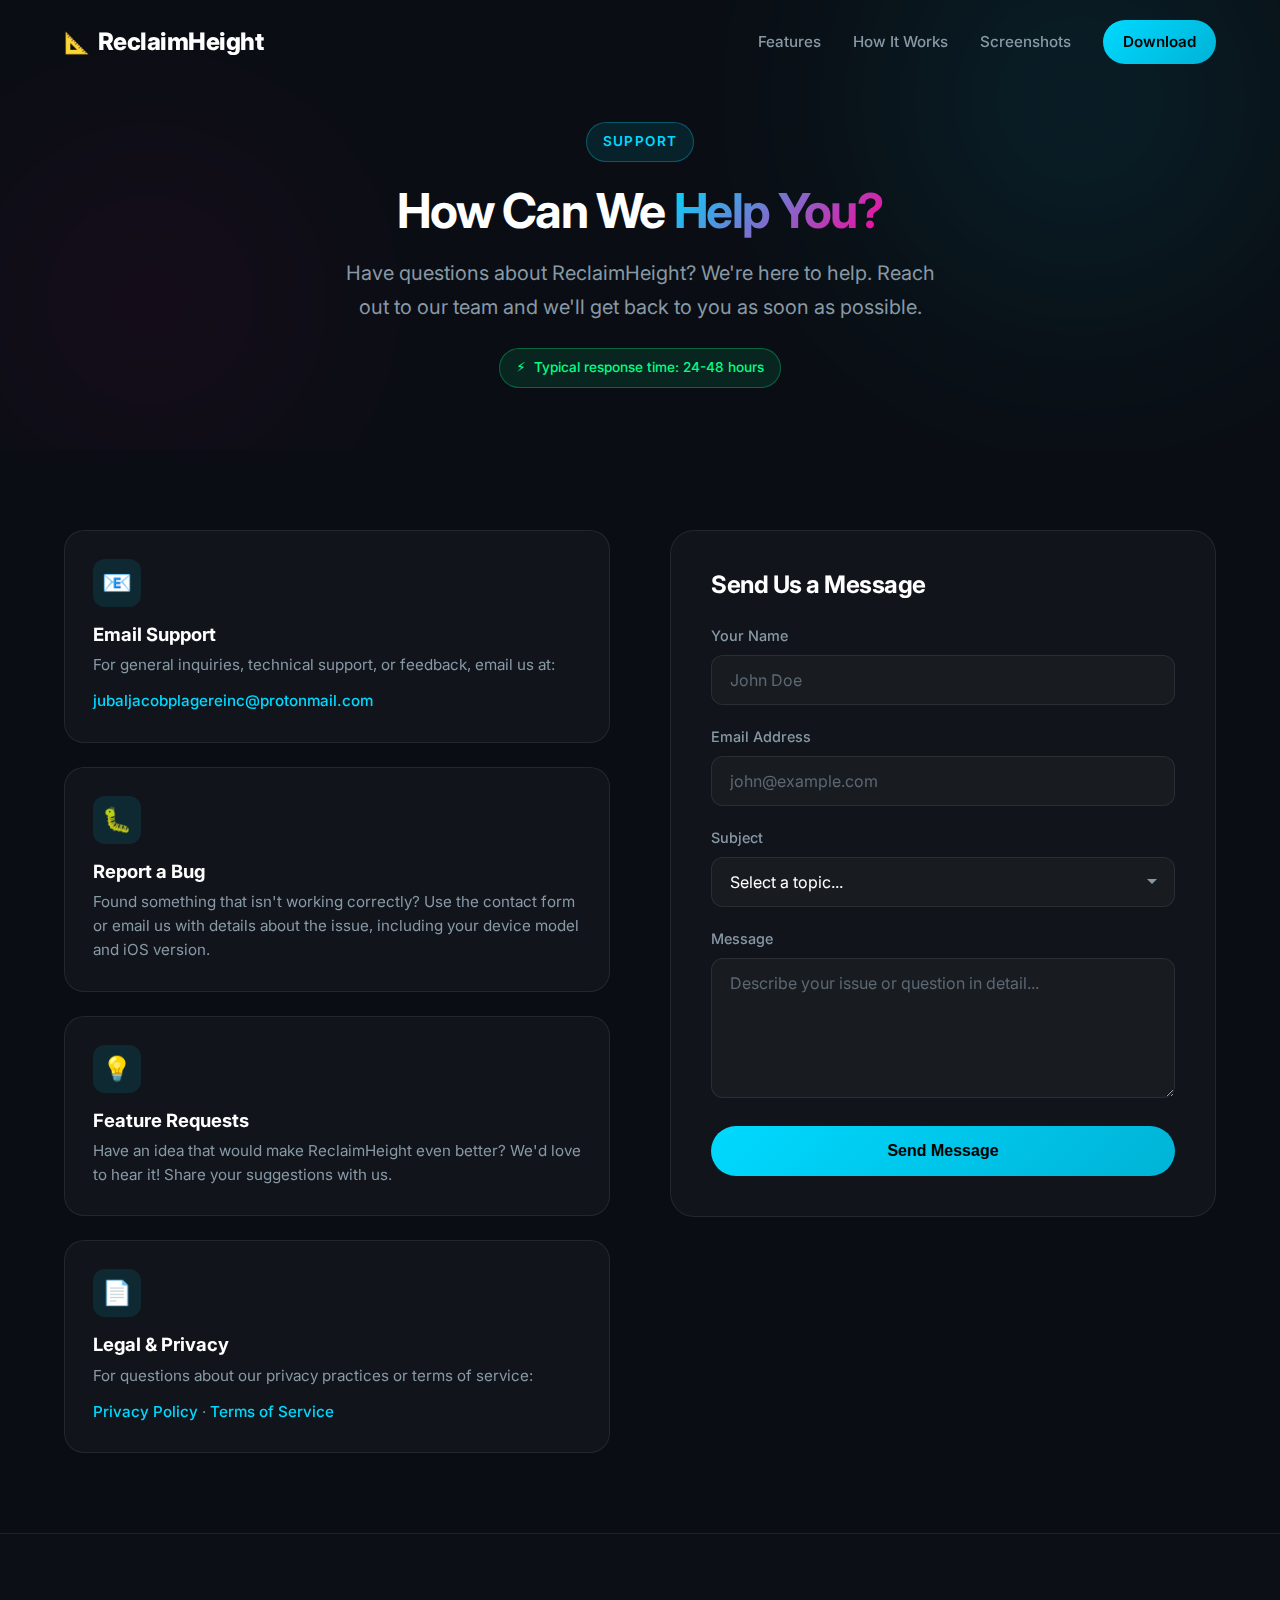
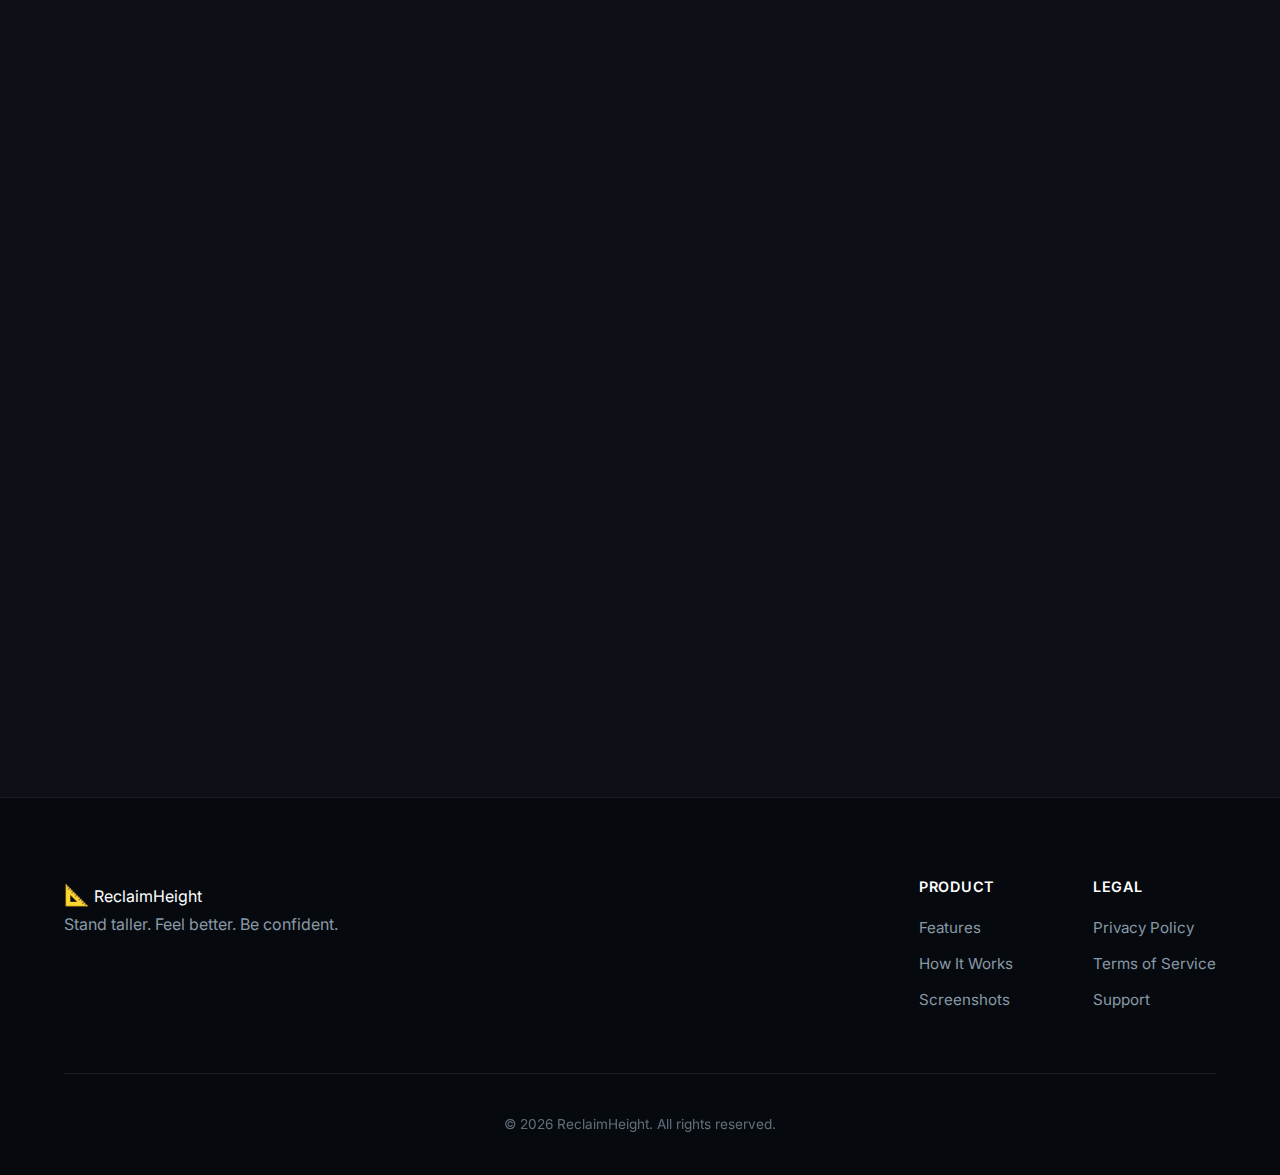
<file: support.html>
<!DOCTYPE html>
<html lang="en">

<head>
    <meta charset="UTF-8">
    <meta name="viewport" content="width=device-width, initial-scale=1.0">
    <title>Support - ReclaimHeight</title>
    <meta name="description"
        content="Get help and support for ReclaimHeight. Contact us for questions, feedback, or technical assistance.">
    <link rel="stylesheet" href="styles.css">
    <link rel="preconnect" href="https://fonts.googleapis.com">
    <link rel="preconnect" href="https://fonts.gstatic.com" crossorigin>
    <link href="https://fonts.googleapis.com/css2?family=Inter:wght@400;500;600;700;800&display=swap" rel="stylesheet">
    <style>
        /* Support Page Specific Styles */
        .support-hero {
            min-height: 50vh;
            display: flex;
            align-items: center;
            position: relative;
            padding-top: 120px;
            padding-bottom: 60px;
        }

        .support-hero .hero-bg-effects {
            position: absolute;
            inset: 0;
            pointer-events: none;
            overflow: hidden;
        }

        .support-content {
            max-width: 800px;
            margin: 0 auto;
            text-align: center;
        }

        .support-content h1 {
            font-size: clamp(2rem, 4vw, 3rem);
            margin-bottom: 1rem;
        }

        .support-content .subheadline {
            max-width: 600px;
            margin: 0 auto;
        }

        /* Contact Section */
        .contact-section {
            padding: 80px 0;
        }

        .contact-grid {
            display: grid;
            grid-template-columns: 1fr 1fr;
            gap: 60px;
            align-items: start;
        }

        /* Contact Info Cards */
        .contact-info {
            display: flex;
            flex-direction: column;
            gap: 24px;
        }

        .contact-card {
            background: var(--bg-card);
            backdrop-filter: blur(10px);
            border: 1px solid var(--glass-border);
            border-radius: 20px;
            padding: 28px;
            transition: transform 0.3s var(--transition-bounce), border-color 0.3s;
        }

        .contact-card:hover {
            transform: translateY(-4px);
            border-color: var(--glass-border-hover);
        }

        .contact-card-icon {
            width: 48px;
            height: 48px;
            border-radius: 12px;
            display: flex;
            align-items: center;
            justify-content: center;
            font-size: 1.5rem;
            margin-bottom: 16px;
            background: rgba(0, 217, 255, 0.1);
        }

        .contact-card h3 {
            font-size: 1.15rem;
            margin-bottom: 8px;
            color: var(--text-primary);
        }

        .contact-card p {
            font-size: 0.95rem;
            margin-bottom: 0;
            color: var(--text-secondary);
        }

        .contact-card a {
            color: var(--accent-cyan);
            font-weight: 500;
        }

        .contact-card a:hover {
            text-decoration: underline;
        }

        /* Contact Form */
        .contact-form-wrapper {
            background: var(--bg-card);
            backdrop-filter: blur(10px);
            border: 1px solid var(--glass-border);
            border-radius: 24px;
            padding: 40px;
        }

        .contact-form-wrapper h2 {
            font-size: 1.5rem;
            margin-bottom: 24px;
        }

        .form-group {
            margin-bottom: 20px;
        }

        .form-group label {
            display: block;
            font-size: 0.9rem;
            font-weight: 500;
            color: var(--text-secondary);
            margin-bottom: 8px;
        }

        .form-group input,
        .form-group textarea,
        .form-group select {
            width: 100%;
            padding: 14px 18px;
            background: rgba(255, 255, 255, 0.03);
            border: 1px solid var(--glass-border);
            border-radius: 12px;
            color: var(--text-primary);
            font-size: 1rem;
            font-family: var(--font-main);
            transition: border-color 0.2s, box-shadow 0.2s;
        }

        .form-group input:focus,
        .form-group textarea:focus,
        .form-group select:focus {
            outline: none;
            border-color: var(--accent-cyan);
            box-shadow: 0 0 20px rgba(0, 217, 255, 0.15);
        }

        .form-group input::placeholder,
        .form-group textarea::placeholder {
            color: rgba(136, 153, 166, 0.6);
        }

        .form-group textarea {
            min-height: 140px;
            resize: vertical;
        }

        .form-group select {
            cursor: pointer;
            appearance: none;
            background-image: url("data:image/svg+xml,%3Csvg xmlns='http://www.w3.org/2000/svg' width='12' height='12' viewBox='0 0 12 12'%3E%3Cpath fill='%238899A6' d='M6 8L1 3h10z'/%3E%3C/svg%3E");
            background-repeat: no-repeat;
            background-position: right 16px center;
        }

        .form-group select option {
            background: var(--bg-dark);
            color: var(--text-primary);
        }

        .submit-btn {
            width: 100%;
            padding: 16px 32px;
            background: linear-gradient(135deg, var(--accent-cyan), #00b3d6);
            color: #000;
            font-weight: 700;
            font-size: 1rem;
            border: none;
            border-radius: 50px;
            cursor: pointer;
            transition: transform 0.2s var(--transition-bounce), box-shadow 0.3s;
        }

        .submit-btn:hover {
            transform: translateY(-2px);
            box-shadow: 0 0 40px rgba(0, 217, 255, 0.4);
        }

        .form-success {
            display: none;
            text-align: center;
            padding: 40px 20px;
        }

        .form-success.show {
            display: block;
        }

        .form-success .success-icon {
            font-size: 3rem;
            margin-bottom: 16px;
        }

        .form-success h3 {
            font-size: 1.5rem;
            margin-bottom: 12px;
            color: var(--accent-green);
        }

        .form-success p {
            margin-bottom: 0;
        }

        /* FAQ Section */
        .faq-section {
            padding: 80px 0;
            background: rgba(255, 255, 255, 0.01);
            border-top: 1px solid var(--glass-border);
        }

        .faq-grid {
            max-width: 800px;
            margin: 0 auto;
            display: flex;
            flex-direction: column;
            gap: 16px;
        }

        .faq-item {
            background: var(--bg-card);
            border: 1px solid var(--glass-border);
            border-radius: 16px;
            overflow: hidden;
        }

        .faq-question {
            padding: 24px;
            display: flex;
            justify-content: space-between;
            align-items: center;
            cursor: pointer;
            transition: background 0.2s;
        }

        .faq-question:hover {
            background: var(--bg-card-hover);
        }

        .faq-question h4 {
            font-size: 1.05rem;
            margin: 0;
            color: var(--text-primary);
        }

        .faq-toggle {
            font-size: 1.5rem;
            color: var(--text-secondary);
            transition: transform 0.3s;
        }

        .faq-answer {
            max-height: 0;
            overflow: hidden;
            transition: max-height 0.3s ease-out, padding 0.3s;
        }

        .faq-answer p {
            padding: 0 24px 24px;
            margin: 0;
            font-size: 1rem;
        }

        .faq-item.open .faq-answer {
            max-height: 300px;
        }

        .faq-item.open .faq-toggle {
            transform: rotate(45deg);
        }

        /* Response Time Badge */
        .response-badge {
            display: inline-flex;
            align-items: center;
            gap: 8px;
            padding: 8px 16px;
            background: rgba(0, 255, 136, 0.1);
            border: 1px solid rgba(0, 255, 136, 0.3);
            border-radius: 50px;
            font-size: 0.85rem;
            font-weight: 500;
            color: var(--accent-green);
            margin-top: 24px;
        }

        /* Responsive Styles */
        @media (max-width: 768px) {
            .contact-grid {
                grid-template-columns: 1fr;
                gap: 40px;
            }

            .contact-form-wrapper {
                padding: 28px;
            }

            .support-hero {
                padding-top: 100px;
            }
        }
    </style>
</head>

<body>

    <!-- Navigation -->
    <nav class="navbar">
        <div class="container nav-container">
            <a href="index.html" class="logo">
                <span class="logo-icon">📐</span>
                ReclaimHeight
            </a>
            <div class="nav-links">
                <a href="index.html#features">Features</a>
                <a href="index.html#how-it-works">How It Works</a>
                <a href="index.html#app-showcase">Screenshots</a>
                <a href="#" class="nav-cta">Download</a>
            </div>
        </div>
    </nav>

    <!-- Hero Section -->
    <header class="support-hero">
        <div class="hero-bg-effects">
            <div class="hero-glow glow-1"></div>
            <div class="hero-glow glow-2"></div>
        </div>
        <div class="container support-content fade-in-up">
            <span class="section-badge">Support</span>
            <h1>How Can We <span class="text-gradient">Help You?</span></h1>
            <p class="subheadline">Have questions about ReclaimHeight? We're here to help. Reach out to our team and
                we'll get back to you as soon as possible.</p>
            <div class="response-badge">
                <span>⚡</span>
                Typical response time: 24-48 hours
            </div>
        </div>
    </header>

    <!-- Contact Section -->
    <section class="contact-section">
        <div class="container">
            <div class="contact-grid">
                <!-- Contact Info -->
                <div class="contact-info fade-in-up">
                    <div class="contact-card">
                        <div class="contact-card-icon">📧</div>
                        <h3>Email Support</h3>
                        <p>For general inquiries, technical support, or feedback, email us at:</p>
                        <p style="margin-top: 12px;">
                            <a href="mailto:jubaljacobplagereinc@protonmail.com">jubaljacobplagereinc@protonmail.com</a>
                        </p>
                    </div>

                    <div class="contact-card">
                        <div class="contact-card-icon">🐛</div>
                        <h3>Report a Bug</h3>
                        <p>Found something that isn't working correctly? Use the contact form or email us with details
                            about the issue, including your device model and iOS version.</p>
                    </div>

                    <div class="contact-card">
                        <div class="contact-card-icon">💡</div>
                        <h3>Feature Requests</h3>
                        <p>Have an idea that would make ReclaimHeight even better? We'd love to hear it! Share your
                            suggestions with us.</p>
                    </div>

                    <div class="contact-card">
                        <div class="contact-card-icon">📄</div>
                        <h3>Legal & Privacy</h3>
                        <p>For questions about our privacy practices or terms of service:</p>
                        <p style="margin-top: 12px;">
                            <a href="privacy.html">Privacy Policy</a> · <a href="terms.html">Terms of Service</a>
                        </p>
                    </div>
                </div>

                <!-- Contact Form -->
                <div class="contact-form-wrapper fade-in-up delay-1">
                    <h2>Send Us a Message</h2>
                    <form id="contactForm" action="https://formsubmit.co/jubaljacobplagereinc@protonmail.com"
                        method="POST">
                        <!-- FormSubmit Configuration -->
                        <input type="hidden" name="_subject" value="ReclaimHeight Support Request">
                        <input type="hidden" name="_captcha" value="false">
                        <input type="hidden" name="_template" value="table">
                        <input type="hidden" name="_next" value="https://reclaimheight.com/support.html?success=true">
                        <!-- Honeypot for spam prevention -->
                        <input type="text" name="_honey" style="display:none">

                        <div class="form-group">
                            <label for="name">Your Name</label>
                            <input type="text" id="name" name="name" placeholder="John Doe" required>
                        </div>

                        <div class="form-group">
                            <label for="email">Email Address</label>
                            <input type="email" id="email" name="email" placeholder="john@example.com" required>
                        </div>

                        <div class="form-group">
                            <label for="subject">Subject</label>
                            <select id="subject" name="subject" required>
                                <option value="" disabled selected>Select a topic...</option>
                                <option value="General Inquiry">General Inquiry</option>
                                <option value="Technical Support">Technical Support</option>
                                <option value="Bug Report">Bug Report</option>
                                <option value="Feature Request">Feature Request</option>
                                <option value="Billing & Subscription">Billing & Subscription</option>
                                <option value="Account Issue">Account Issue</option>
                                <option value="Other">Other</option>
                            </select>
                        </div>

                        <div class="form-group">
                            <label for="message">Message</label>
                            <textarea id="message" name="message"
                                placeholder="Describe your issue or question in detail..." required></textarea>
                        </div>

                        <button type="submit" class="submit-btn">Send Message</button>
                    </form>

                    <div class="form-success" id="formSuccess">
                        <div class="success-icon">✅</div>
                        <h3>Message Sent!</h3>
                        <p>Thank you for reaching out. We'll get back to you within 24-48 hours.</p>
                    </div>
                </div>
            </div>
        </div>
    </section>

    <!-- FAQ Section -->
    <section class="faq-section">
        <div class="container">
            <div class="section-header fade-in-up">
                <span class="section-badge">FAQ</span>
                <h2 class="section-title">Frequently Asked <span class="text-gradient">Questions</span></h2>
            </div>
            <div class="faq-grid fade-in-up">
                <div class="faq-item">
                    <div class="faq-question">
                        <h4>How does the AI posture scan work?</h4>
                        <span class="faq-toggle">+</span>
                    </div>
                    <div class="faq-answer">
                        <p>Our AI uses advanced computer vision to analyze your side-profile photo. It identifies key
                            posture markers like forward head position, thoracic kyphosis (upper back curve), and pelvic
                            tilt to calculate how much height you may be losing to poor posture.</p>
                    </div>
                </div>

                <div class="faq-item">
                    <div class="faq-question">
                        <h4>How long before I see results?</h4>
                        <span class="faq-toggle">+</span>
                    </div>
                    <div class="faq-answer">
                        <p>Most users begin noticing improvements within 2-3 weeks of consistent daily exercises. The
                            full 20-chapter program is designed to be completed over several weeks for lasting
                            structural changes.</p>
                    </div>
                </div>

                <div class="faq-item">
                    <div class="faq-question">
                        <h4>Is my data private and secure?</h4>
                        <span class="faq-toggle">+</span>
                    </div>
                    <div class="faq-answer">
                        <p>Yes! Your privacy is our priority. Photos are processed on-device when possible, and any data
                            stored in the cloud is encrypted. We never sell your data to third parties. Read our <a
                                href="privacy.html">Privacy Policy</a> for full details.</p>
                    </div>
                </div>

                <div class="faq-item">
                    <div class="faq-question">
                        <h4>Can I cancel my subscription?</h4>
                        <span class="faq-toggle">+</span>
                    </div>
                    <div class="faq-answer">
                        <p>Yes, you can cancel anytime through your Apple ID subscription settings. Go to Settings >
                            Apple ID > Subscriptions on your iPhone to manage or cancel your subscription.</p>
                    </div>
                </div>

                <div class="faq-item">
                    <div class="faq-question">
                        <h4>Does the app work on iPad?</h4>
                        <span class="faq-toggle">+</span>
                    </div>
                    <div class="faq-answer">
                        <p>ReclaimHeight is currently optimized for iPhone. While it may run on iPad, we recommend using
                            an iPhone for the best posture scanning experience using the device's camera.</p>
                    </div>
                </div>
            </div>
        </div>
    </section>

    <!-- Footer -->
    <footer class="footer">
        <div class="container">
            <div class="footer-top">
                <div class="footer-brand">
                    <a href="index.html" class="logo">
                        <span class="logo-icon">📐</span>
                        ReclaimHeight
                    </a>
                    <p>Stand taller. Feel better. Be confident.</p>
                </div>
                <div class="footer-links-group">
                    <div class="footer-col">
                        <h4>Product</h4>
                        <a href="index.html#features">Features</a>
                        <a href="index.html#how-it-works">How It Works</a>
                        <a href="index.html#app-showcase">Screenshots</a>
                    </div>
                    <div class="footer-col">
                        <h4>Legal</h4>
                        <a href="privacy.html">Privacy Policy</a>
                        <a href="terms.html">Terms of Service</a>
                        <a href="support.html">Support</a>
                    </div>
                </div>
            </div>
            <div class="footer-bottom">
                <p class="copyright">© 2026 ReclaimHeight. All rights reserved.</p>
            </div>
        </div>
    </footer>

    <script>
        // FAQ Toggle
        document.querySelectorAll('.faq-question').forEach(question => {
            question.addEventListener('click', () => {
                const item = question.parentElement;
                item.classList.toggle('open');
            });
        });

        // Show success message if redirected back from form submission
        const urlParams = new URLSearchParams(window.location.search);
        if (urlParams.get('success') === 'true') {
            document.getElementById('contactForm').style.display = 'none';
            document.getElementById('formSuccess').classList.add('show');
        }

        // Scroll Animation Logic
        const observerOptions = {
            root: null,
            rootMargin: '0px',
            threshold: 0.1
        };

        const observer = new IntersectionObserver((entries, observer) => {
            entries.forEach(entry => {
                if (entry.isIntersecting) {
                    entry.target.classList.add('visible');
                    observer.unobserve(entry.target);
                }
            });
        }, observerOptions);

        document.querySelectorAll('.fade-in-up').forEach(el => {
            observer.observe(el);
        });

        // Navbar scroll effect
        const navbar = document.querySelector('.navbar');
        window.addEventListener('scroll', () => {
            if (window.scrollY > 50) {
                navbar.classList.add('scrolled');
            } else {
                navbar.classList.remove('scrolled');
            }
        });
    </script>
</body>

</html>
</file>
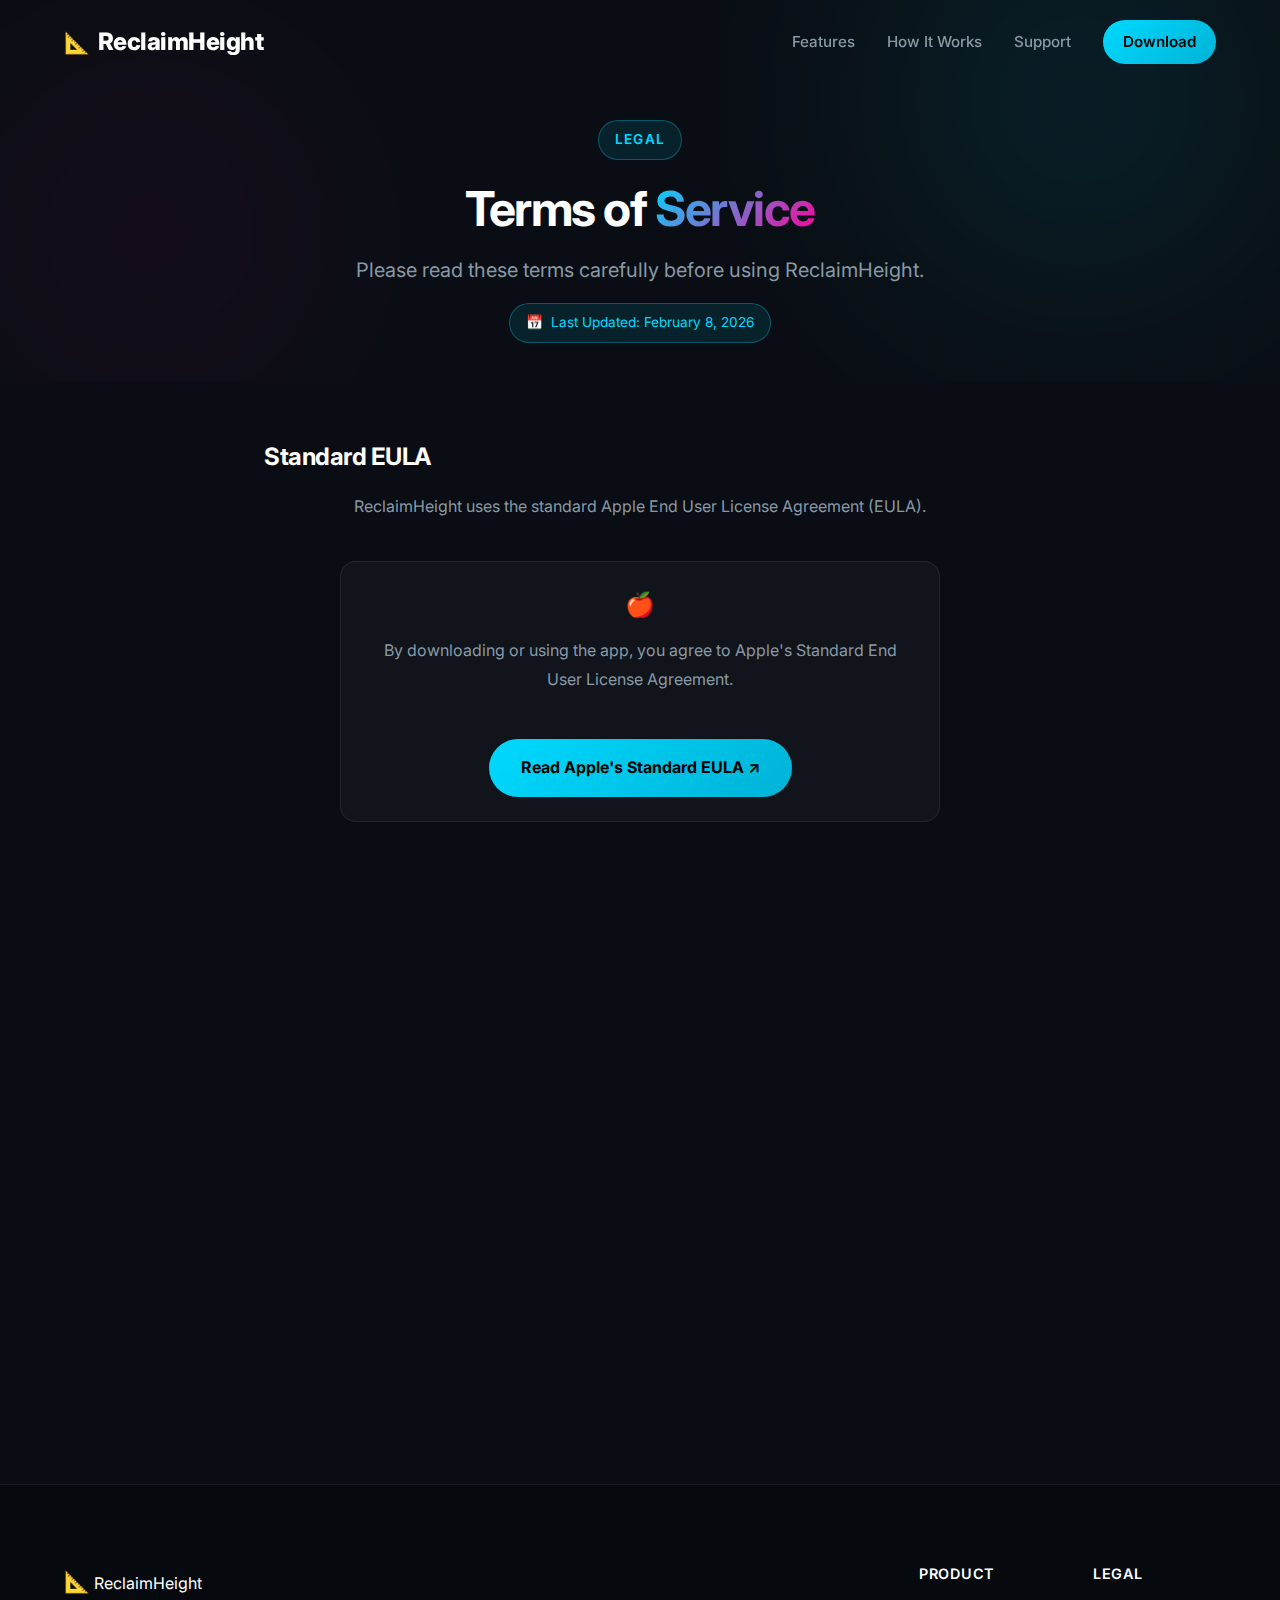
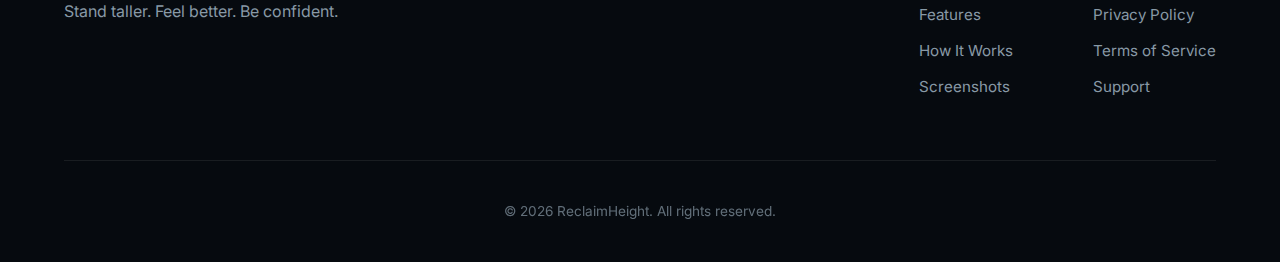
<file: terms.html>
<!DOCTYPE html>
<html lang="en">

<head>
    <meta charset="UTF-8">
    <meta name="viewport" content="width=device-width, initial-scale=1.0">
    <title>Terms of Service - ReclaimHeight</title>
    <meta name="description"
        content="Terms of Service for ReclaimHeight - Read our terms and conditions for using the app.">
    <link rel="stylesheet" href="styles.css">
    <link rel="preconnect" href="https://fonts.googleapis.com">
    <link rel="preconnect" href="https://fonts.gstatic.com" crossorigin>
    <link href="https://fonts.googleapis.com/css2?family=Inter:wght@400;500;600;700;800&display=swap" rel="stylesheet">
    <style>
        /* Legal Page Styles */
        .legal-hero {
            min-height: 40vh;
            display: flex;
            align-items: center;
            position: relative;
            padding-top: 120px;
            padding-bottom: 40px;
        }

        .legal-hero .hero-bg-effects {
            position: absolute;
            inset: 0;
            pointer-events: none;
            overflow: hidden;
        }

        .legal-header {
            text-align: center;
        }

        .legal-header h1 {
            font-size: clamp(2rem, 4vw, 3rem);
            margin-bottom: 1rem;
        }

        .last-updated {
            display: inline-flex;
            align-items: center;
            gap: 8px;
            padding: 8px 16px;
            background: rgba(0, 217, 255, 0.1);
            border: 1px solid rgba(0, 217, 255, 0.3);
            border-radius: 50px;
            font-size: 0.85rem;
            color: var(--accent-cyan);
            margin-top: 16px;
        }

        /* Content Section */
        .legal-content {
            padding: 60px 0 100px;
        }

        .legal-container {
            max-width: 800px;
            margin: 0 auto;
            padding: 0 24px;
        }

        .legal-section {
            margin-bottom: 48px;
        }

        .legal-section h2 {
            font-size: 1.5rem;
            color: var(--text-primary);
            margin-bottom: 20px;
            display: flex;
            align-items: center;
            gap: 12px;
        }

        .section-number {
            width: 36px;
            height: 36px;
            background: linear-gradient(135deg, var(--accent-cyan), var(--accent-pink));
            border-radius: 10px;
            display: flex;
            align-items: center;
            justify-content: center;
            font-size: 0.9rem;
            font-weight: 700;
            color: #000;
            flex-shrink: 0;
        }

        .legal-section h3 {
            font-size: 1.1rem;
            color: var(--accent-cyan);
            margin-bottom: 12px;
            margin-top: 24px;
        }

        .legal-section p {
            font-size: 1rem;
            line-height: 1.8;
            color: var(--text-secondary);
            margin-bottom: 16px;
        }

        .legal-section ul {
            list-style: none;
            padding: 0;
            margin: 0 0 16px 0;
        }

        .legal-section ul li {
            position: relative;
            padding-left: 24px;
            margin-bottom: 12px;
            color: var(--text-secondary);
            line-height: 1.7;
        }

        .legal-section ul li::before {
            content: "•";
            position: absolute;
            left: 0;
            color: var(--accent-cyan);
            font-weight: 600;
            font-size: 1.2rem;
        }

        .legal-section ul.check-list li::before {
            content: "✓";
            color: var(--accent-green);
            font-size: 1rem;
        }

        /* Info Card */
        .info-card {
            background: var(--bg-card);
            border: 1px solid var(--glass-border);
            border-radius: 16px;
            padding: 24px;
            margin: 24px 0;
        }

        .info-card.warning {
            border-color: rgba(255, 149, 0, 0.3);
            background: rgba(255, 149, 0, 0.05);
        }

        .info-card.important {
            border-color: rgba(255, 68, 68, 0.3);
            background: rgba(255, 68, 68, 0.05);
        }

        .info-card p {
            margin-bottom: 0;
        }

        .info-card .icon {
            font-size: 1.5rem;
            margin-bottom: 12px;
        }

        /* Subscription Card */
        .subscription-card {
            background: var(--bg-card);
            border: 1px solid var(--glass-border);
            border-radius: 16px;
            padding: 24px;
            margin: 24px 0;
        }

        .subscription-item {
            display: flex;
            gap: 16px;
            padding: 16px 0;
            border-bottom: 1px solid var(--glass-border);
        }

        .subscription-item:last-child {
            border-bottom: none;
            padding-bottom: 0;
        }

        .subscription-item:first-child {
            padding-top: 0;
        }

        .subscription-icon {
            width: 40px;
            height: 40px;
            background: rgba(0, 217, 255, 0.1);
            border-radius: 10px;
            display: flex;
            align-items: center;
            justify-content: center;
            font-size: 1.2rem;
            flex-shrink: 0;
        }

        .subscription-text h4 {
            font-size: 1rem;
            color: var(--text-primary);
            margin-bottom: 4px;
        }

        .subscription-text p {
            font-size: 0.9rem;
            margin-bottom: 0;
        }

        /* Contact Card */
        .contact-card {
            background: linear-gradient(135deg, rgba(0, 217, 255, 0.1), rgba(255, 0, 153, 0.1));
            border: 1px solid var(--glass-border);
            border-radius: 20px;
            padding: 32px;
            text-align: center;
            margin-top: 48px;
        }

        .contact-card h3 {
            font-size: 1.25rem;
            color: var(--text-primary);
            margin-bottom: 12px;
        }

        .contact-card p {
            margin-bottom: 16px;
        }

        .contact-card a {
            color: var(--accent-cyan);
            font-weight: 600;
            font-size: 1.1rem;
        }

        .contact-card a:hover {
            text-decoration: underline;
        }

        /* Copyright */
        .legal-copyright {
            text-align: center;
            padding: 32px 0;
            border-top: 1px solid var(--glass-border);
            margin-top: 60px;
        }

        .legal-copyright p {
            margin: 0;
            font-size: 0.9rem;
        }

        /* Responsive */
        @media (max-width: 768px) {
            .legal-hero {
                padding-top: 100px;
            }

            .legal-section h2 {
                font-size: 1.25rem;
            }

            .subscription-item {
                flex-direction: column;
                gap: 12px;
            }
        }
    </style>
</head>

<body>

    <!-- Navigation -->
    <nav class="navbar">
        <div class="container nav-container">
            <a href="index.html" class="logo">
                <span class="logo-icon">📐</span>
                ReclaimHeight
            </a>
            <div class="nav-links">
                <a href="index.html#features">Features</a>
                <a href="index.html#how-it-works">How It Works</a>
                <a href="support.html">Support</a>
                <a href="#" class="nav-cta">Download</a>
            </div>
        </div>
    </nav>

    <!-- Hero Section -->
    <header class="legal-hero">
        <div class="hero-bg-effects">
            <div class="hero-glow glow-1"></div>
            <div class="hero-glow glow-2"></div>
        </div>
        <div class="container legal-header fade-in-up">
            <span class="section-badge">Legal</span>
            <h1>Terms of <span class="text-gradient">Service</span></h1>
            <p class="subheadline" style="max-width: 600px; margin: 0 auto;">Please read these terms carefully before
                using ReclaimHeight.</p>
            <div class="last-updated">
                <span>📅</span>
                Last Updated: February 8, 2026
            </div>
        </div>
    </header>

    <!-- Content Section -->
    <section class="legal-content">
        <div class="legal-container">

            <div class="legal-section fade-in-up" style="text-align: center;">
                <h2>Standard EULA</h2>
                <p>ReclaimHeight uses the standard Apple End User License Agreement (EULA).</p>

                <div class="info-card" style="margin: 40px auto; max-width: 600px;">
                    <div class="icon">🍎</div>
                    <p>By downloading or using the app, you agree to Apple's Standard End User License Agreement.</p>
                    <br>
                    <a href="https://www.apple.com/legal/internet-services/itunes/dev/stdeula/" target="_blank"
                        style="display: inline-flex; align-items: center; gap: 8px; padding: 16px 32px; background: linear-gradient(135deg, var(--accent-cyan), #00b3d6); color: #000; font-weight: 700; border-radius: 50px; text-decoration: none; margin-top: 20px;">
                        Read Apple's Standard EULA ↗
                    </a>
                </div>
            </div>

            <!-- Contact -->
            <div class="legal-section fade-in-up" style="margin-top: 60px;">
                <h2>Contact Us</h2>
                <p>If you have any questions, please contact us:</p>
                <div class="contact-card">
                    <h3>📧 Get in Touch</h3>
                    <p>We're here to help.</p>
                    <a href="support.html"
                        style="display: inline-flex; align-items: center; gap: 8px; padding: 14px 28px; background: rgba(255, 255, 255, 0.1); color: var(--text-primary); font-weight: 600; border: 1px solid var(--glass-border); border-radius: 50px; text-decoration: none;">Contact
                        Support</a>
                </div>
            </div>

            <!-- Copyright -->
            <div class="legal-copyright fade-in-up">
                <p>© 2026 ReclaimHeight. All rights reserved.</p>
            </div>

        </div>
    </section>

    <!-- Footer -->
    <footer class="footer">
        <div class="container">
            <div class="footer-top">
                <div class="footer-brand">
                    <a href="index.html" class="logo">
                        <span class="logo-icon">📐</span>
                        ReclaimHeight
                    </a>
                    <p>Stand taller. Feel better. Be confident.</p>
                </div>
                <div class="footer-links-group">
                    <div class="footer-col">
                        <h4>Product</h4>
                        <a href="index.html#features">Features</a>
                        <a href="index.html#how-it-works">How It Works</a>
                        <a href="index.html#app-showcase">Screenshots</a>
                    </div>
                    <div class="footer-col">
                        <h4>Legal</h4>
                        <a href="privacy.html">Privacy Policy</a>
                        <a href="terms.html">Terms of Service</a>
                        <a href="support.html">Support</a>
                    </div>
                </div>
            </div>
            <div class="footer-bottom">
                <p class="copyright">© 2026 ReclaimHeight. All rights reserved.</p>
            </div>
        </div>
    </footer>

    <script>
        // Scroll Animation Logic
        const observerOptions = {
            root: null,
            rootMargin: '0px',
            threshold: 0.1
        };

        const observer = new IntersectionObserver((entries, observer) => {
            entries.forEach(entry => {
                if (entry.isIntersecting) {
                    entry.target.classList.add('visible');
                    observer.unobserve(entry.target);
                }
            });
        }, observerOptions);

        document.querySelectorAll('.fade-in-up').forEach(el => {
            observer.observe(el);
        });

        // Navbar scroll effect
        const navbar = document.querySelector('.navbar');
        window.addEventListener('scroll', () => {
            if (window.scrollY > 50) {
                navbar.classList.add('scrolled');
            } else {
                navbar.classList.remove('scrolled');
            }
        });
    </script>
</body>

</html>
</file>
<file: styles.css>
/* 
   ReclaimHeight - Premium Dark Mode Theme 
   Modern, sleek, with glassmorphism and vibrant gradients
*/

:root {
    --bg-dark: #0a0e14;
    --bg-darker: #060a0f;
    --bg-card: rgba(255, 255, 255, 0.03);
    --bg-card-hover: rgba(255, 255, 255, 0.06);
    --text-primary: #FFFFFF;
    --text-secondary: #8899A6;
    --accent-cyan: #00D9FF;
    --accent-pink: #FF0099;
    --accent-green: #00FF88;
    --accent-orange: #FF9500;
    --accent-red: #FF4444;
    --glass-border: rgba(255, 255, 255, 0.08);
    --glass-border-hover: rgba(255, 255, 255, 0.15);
    --font-main: 'Inter', system-ui, -apple-system, sans-serif;
    --transition-speed: 0.3s;
    --transition-bounce: cubic-bezier(0.34, 1.56, 0.64, 1);
}

* {
    margin: 0;
    padding: 0;
    box-sizing: border-box;
}

html {
    scroll-behavior: smooth;
}

body {
    background-color: var(--bg-dark);
    color: var(--text-primary);
    font-family: var(--font-main);
    line-height: 1.6;
    overflow-x: hidden;
}

/* Typography */
h1,
h2,
h3,
h4 {
    font-weight: 700;
    line-height: 1.2;
}

h1 {
    font-size: clamp(2.5rem, 5vw, 4rem);
    margin-bottom: 1.5rem;
    letter-spacing: -0.03em;
}

h2 {
    font-size: clamp(2rem, 4vw, 3rem);
    margin-bottom: 1rem;
    letter-spacing: -0.02em;
}

h3 {
    font-size: 1.35rem;
    margin-bottom: 0.75rem;
}

p {
    color: var(--text-secondary);
    font-size: 1.1rem;
    margin-bottom: 1.5rem;
}

a {
    text-decoration: none;
    color: var(--text-primary);
    transition: color var(--transition-speed);
}

a:hover {
    color: var(--accent-cyan);
}

/* Utilities */
.container {
    max-width: 1200px;
    margin: 0 auto;
    padding: 0 24px;
}

.text-gradient {
    background: linear-gradient(135deg, var(--accent-cyan), var(--accent-pink));
    -webkit-background-clip: text;
    -webkit-text-fill-color: transparent;
    background-clip: text;
}

.section {
    padding: 120px 0;
    position: relative;
}

.section-header {
    text-align: center;
    margin-bottom: 80px;
}

.section-badge {
    display: inline-block;
    padding: 8px 16px;
    background: rgba(0, 217, 255, 0.1);
    border: 1px solid rgba(0, 217, 255, 0.3);
    border-radius: 50px;
    font-size: 0.85rem;
    font-weight: 600;
    color: var(--accent-cyan);
    margin-bottom: 20px;
    text-transform: uppercase;
    letter-spacing: 0.1em;
}

.section-title {
    text-align: center;
    margin-bottom: 20px;
}

.section-subtitle {
    max-width: 600px;
    margin: 0 auto;
    font-size: 1.15rem;
}

/* Navbar */
.navbar {
    padding: 20px 0;
    position: fixed;
    top: 0;
    width: 100%;
    z-index: 100;
    transition: all 0.3s ease;
}

.navbar.scrolled {
    background: rgba(10, 14, 20, 0.9);
    backdrop-filter: blur(20px);
    -webkit-backdrop-filter: blur(20px);
    border-bottom: 1px solid var(--glass-border);
}

.nav-container {
    display: flex;
    justify-content: space-between;
    align-items: center;
}

.navbar .logo {
    font-size: 1.5rem;
    font-weight: 800;
    letter-spacing: -0.5px;
    display: flex;
    align-items: center;
    gap: 8px;
}

.logo-icon {
    font-size: 1.3rem;
}

.nav-links {
    display: flex;
    align-items: center;
    gap: 32px;
}

.nav-links a {
    font-size: 0.95rem;
    font-weight: 500;
    color: var(--text-secondary);
    transition: color 0.2s;
}

.nav-links a:hover {
    color: var(--text-primary);
}

.nav-cta {
    background: linear-gradient(135deg, var(--accent-cyan), #00b3d6);
    color: #000 !important;
    padding: 10px 20px;
    border-radius: 50px;
    font-weight: 600 !important;
}

/* Hero Section */
.hero {
    min-height: 100vh;
    display: flex;
    align-items: center;
    position: relative;
    padding-top: 100px;
    overflow: hidden;
}

.hero-bg-effects {
    position: absolute;
    inset: 0;
    pointer-events: none;
    overflow: hidden;
}

.hero-glow {
    position: absolute;
    border-radius: 50%;
    filter: blur(100px);
    opacity: 0.4;
}

.glow-1 {
    width: 600px;
    height: 600px;
    background: radial-gradient(circle, rgba(0, 217, 255, 0.3), transparent 70%);
    top: -200px;
    right: -100px;
}

.glow-2 {
    width: 500px;
    height: 500px;
    background: radial-gradient(circle, rgba(255, 0, 153, 0.2), transparent 70%);
    bottom: -100px;
    left: -100px;
}

.hero-content {
    display: grid;
    grid-template-columns: 1fr 1fr;
    gap: 80px;
    align-items: center;
    position: relative;
    z-index: 1;
}

.badge {
    display: inline-flex;
    align-items: center;
    gap: 8px;
    padding: 10px 18px;
    background: rgba(255, 255, 255, 0.05);
    border: 1px solid var(--glass-border);
    border-radius: 50px;
    font-size: 0.9rem;
    font-weight: 500;
    margin-bottom: 24px;
}

.badge-icon {
    font-size: 1rem;
}

.subheadline {
    font-size: 1.25rem;
    max-width: 520px;
    line-height: 1.7;
}

.hero-cta-group {
    display: flex;
    align-items: center;
    gap: 24px;
    margin-top: 32px;
    flex-wrap: wrap;
}

.cta-button {
    background: linear-gradient(135deg, var(--accent-cyan), #00b3d6);
    color: #000;
    font-weight: 700;
    padding: 16px 32px;
    border-radius: 50px;
    display: inline-flex;
    align-items: center;
    gap: 10px;
    font-size: 1rem;
    box-shadow: 0 0 30px rgba(0, 217, 255, 0.3);
    transition: transform 0.2s var(--transition-bounce), box-shadow 0.3s;
}

.cta-button:hover {
    transform: translateY(-3px);
    box-shadow: 0 0 50px rgba(0, 217, 255, 0.5);
    color: #000;
}

.cta-button.large {
    padding: 20px 40px;
    font-size: 1.1rem;
}

.cta-secondary {
    color: var(--text-secondary);
    font-weight: 500;
    transition: color 0.2s;
}

.cta-secondary:hover {
    color: var(--accent-cyan);
}

.hero-stats {
    display: flex;
    gap: 40px;
    margin-top: 48px;
    padding-top: 32px;
    border-top: 1px solid var(--glass-border);
}

.stat {
    display: flex;
    flex-direction: column;
}

.stat-value {
    font-size: 1.75rem;
    font-weight: 800;
    color: var(--text-primary);
}

.stat-label {
    font-size: 0.85rem;
    color: var(--text-secondary);
    margin-top: 4px;
}

/* Hero Visual */
.phone-showcase {
    position: relative;
    display: flex;
    justify-content: center;
}

.iphone-mockup {
    width: 280px;
    border-radius: 40px;
    box-shadow: 0 25px 80px rgba(0, 0, 0, 0.6);
    position: relative;
    overflow: hidden;
    border: 4px solid #1c2128;
    background: #000;
}

.iphone-mockup.main-phone {
    width: 300px;
}

.iphone-mockup.small {
    width: 220px;
}

.iphone-mockup.cta-phone {
    width: 260px;
}

.screen {
    background: #000;
    width: 100%;
    display: flex;
}

.app-screenshot {
    width: 100%;
    height: auto;
    display: block;
}

.floating-card {
    position: absolute;
    display: flex;
    align-items: center;
    gap: 10px;
    padding: 12px 18px;
    background: rgba(30, 35, 45, 0.95);
    backdrop-filter: blur(10px);
    border: 1px solid var(--glass-border);
    border-radius: 12px;
    font-size: 0.85rem;
    font-weight: 500;
    box-shadow: 0 10px 40px rgba(0, 0, 0, 0.4);
    animation: float 3s ease-in-out infinite;
}

.floating-card.card-1 {
    top: 20%;
    left: -60px;
    animation-delay: 0s;
}

.floating-card.card-2 {
    bottom: 25%;
    right: -50px;
    animation-delay: 1.5s;
}

.card-icon {
    font-size: 1rem;
}

.card-value {
    font-weight: 700;
}

.card-value.red {
    color: var(--accent-red);
}

.card-value.green {
    color: var(--accent-green);
}

@keyframes float {

    0%,
    100% {
        transform: translateY(0);
    }

    50% {
        transform: translateY(-10px);
    }
}

/* Social Proof */
.social-proof {
    padding: 60px 0;
    background: rgba(255, 255, 255, 0.02);
    border-top: 1px solid var(--glass-border);
    border-bottom: 1px solid var(--glass-border);
}

.proof-content {
    display: flex;
    justify-content: center;
    align-items: center;
    gap: 60px;
    flex-wrap: wrap;
}

.proof-item {
    display: flex;
    flex-direction: column;
    align-items: center;
    text-align: center;
}

.proof-number {
    font-size: 1.75rem;
    font-weight: 800;
    color: var(--text-primary);
}

.proof-label {
    font-size: 0.9rem;
    color: var(--text-secondary);
    margin-top: 4px;
}

.proof-divider {
    width: 1px;
    height: 40px;
    background: var(--glass-border);
}

/* Features Section */
.features-section {
    background: radial-gradient(circle at 30% 50%, rgba(255, 0, 153, 0.03), transparent 50%);
}

.features-grid {
    display: grid;
    grid-template-columns: repeat(auto-fit, minmax(280px, 1fr));
    gap: 24px;
}

.glass {
    background: var(--bg-card);
    backdrop-filter: blur(10px);
    -webkit-backdrop-filter: blur(10px);
    border: 1px solid var(--glass-border);
    border-radius: 24px;
    padding: 32px;
    transition: transform 0.3s var(--transition-bounce), border-color 0.3s, background 0.3s;
}

.glass:hover {
    transform: translateY(-8px);
    border-color: var(--glass-border-hover);
    background: var(--bg-card-hover);
}

.feature-card {
    position: relative;
    overflow: hidden;
}

.feature-card::before {
    content: '';
    position: absolute;
    top: 0;
    left: 0;
    right: 0;
    height: 2px;
    background: linear-gradient(90deg, transparent, var(--accent-cyan), transparent);
    opacity: 0;
    transition: opacity 0.3s;
}

.feature-card:hover::before {
    opacity: 1;
}

.feature-card h3 {
    font-size: 1.25rem;
    color: #fff;
}

.feature-card p {
    font-size: 1rem;
    margin-bottom: 16px;
}

.feature-icon-wrap {
    margin-bottom: 20px;
}

.icon-box {
    width: 56px;
    height: 56px;
    border-radius: 16px;
    display: flex;
    align-items: center;
    justify-content: center;
    background: rgba(255, 255, 255, 0.05);
    transition: transform 0.3s var(--transition-bounce);
}

.feature-card:hover .icon-box {
    transform: scale(1.1);
}

.icon-box.cyan {
    color: var(--accent-cyan);
    box-shadow: 0 0 30px rgba(0, 217, 255, 0.2);
}

.icon-box.pink {
    color: var(--accent-pink);
    box-shadow: 0 0 30px rgba(255, 0, 153, 0.2);
}

.icon-box.green {
    color: var(--accent-green);
    box-shadow: 0 0 30px rgba(0, 255, 136, 0.2);
}

.icon-box.orange {
    color: var(--accent-orange);
    box-shadow: 0 0 30px rgba(255, 149, 0, 0.2);
}

.feature-tag {
    display: inline-block;
    padding: 6px 12px;
    background: rgba(255, 255, 255, 0.05);
    border-radius: 50px;
    font-size: 0.75rem;
    font-weight: 600;
    color: var(--text-secondary);
    text-transform: uppercase;
    letter-spacing: 0.05em;
}

/* App Showcase Section */
.app-showcase-section {
    background: linear-gradient(180deg, var(--bg-dark) 0%, var(--bg-darker) 100%);
}

.showcase-row {
    display: grid;
    grid-template-columns: 1fr 1fr;
    gap: 80px;
    align-items: center;
    margin-bottom: 120px;
}

.showcase-row:last-child {
    margin-bottom: 0;
}

.showcase-row.reverse {
    direction: rtl;
}

.showcase-row.reverse>* {
    direction: ltr;
}

.showcase-text {
    max-width: 500px;
}

.showcase-badge {
    display: inline-block;
    padding: 6px 14px;
    border-radius: 50px;
    font-size: 0.8rem;
    font-weight: 600;
    margin-bottom: 16px;
    text-transform: uppercase;
    letter-spacing: 0.05em;
}

.showcase-badge.cyan {
    background: rgba(0, 217, 255, 0.1);
    color: var(--accent-cyan);
    border: 1px solid rgba(0, 217, 255, 0.3);
}

.showcase-badge.pink {
    background: rgba(255, 0, 153, 0.1);
    color: var(--accent-pink);
    border: 1px solid rgba(255, 0, 153, 0.3);
}

.showcase-badge.green {
    background: rgba(0, 255, 136, 0.1);
    color: var(--accent-green);
    border: 1px solid rgba(0, 255, 136, 0.3);
}

.showcase-badge.orange {
    background: rgba(255, 149, 0, 0.1);
    color: var(--accent-orange);
    border: 1px solid rgba(255, 149, 0, 0.3);
}

.showcase-text h3 {
    font-size: 2rem;
    margin-bottom: 16px;
}

.showcase-text p {
    font-size: 1.1rem;
    line-height: 1.7;
}

.showcase-list {
    list-style: none;
    padding: 0;
    margin: 0;
}

.showcase-list li {
    display: flex;
    align-items: center;
    gap: 12px;
    padding: 10px 0;
    color: var(--text-secondary);
    font-size: 1rem;
}

.showcase-list .check {
    color: var(--accent-green);
    font-weight: 600;
}

.showcase-phone {
    display: flex;
    justify-content: center;
}

/* How It Works */
.how-it-works-section {
    background: radial-gradient(circle at 70% 50%, rgba(0, 217, 255, 0.03), transparent 50%);
}

.steps-container {
    display: flex;
    align-items: flex-start;
    justify-content: center;
    gap: 0;
}

.step {
    text-align: center;
    padding: 40px 30px;
    position: relative;
    flex: 1;
    max-width: 280px;
}

.step-icon {
    width: 80px;
    height: 80px;
    margin: 0 auto 20px;
    background: rgba(255, 255, 255, 0.05);
    border: 1px solid var(--glass-border);
    border-radius: 24px;
    display: flex;
    align-items: center;
    justify-content: center;
    font-size: 2rem;
    transition: transform 0.3s var(--transition-bounce), box-shadow 0.3s;
}

.step:hover .step-icon {
    transform: scale(1.1);
    box-shadow: 0 0 40px rgba(0, 217, 255, 0.2);
}

.step-number {
    font-size: 3rem;
    font-weight: 800;
    color: rgba(255, 255, 255, 0.05);
    position: absolute;
    top: 0;
    left: 50%;
    transform: translateX(-50%);
    z-index: 0;
}

.step h3 {
    color: var(--accent-cyan);
    margin-bottom: 12px;
    font-size: 1.35rem;
}

.step p {
    font-size: 1rem;
    margin-bottom: 0;
}

.step-connector {
    width: 100px;
    height: 2px;
    background: linear-gradient(90deg, transparent, var(--glass-border), transparent);
    margin-top: 60px;
    flex-shrink: 0;
}

/* Impact Section */
.impact-section {
    padding: 80px 0;
}

.impact-card {
    display: grid;
    grid-template-columns: 1.5fr 1fr;
    gap: 60px;
    align-items: center;
    padding: 60px;
    background: linear-gradient(135deg, rgba(255, 0, 153, 0.05), rgba(0, 217, 255, 0.05));
}

.impact-content {
    text-align: left;
}

.impact-emoji {
    font-size: 2.5rem;
    display: block;
    margin-bottom: 16px;
}

.impact-content h3 {
    font-size: 2rem;
    margin-bottom: 16px;
}

.impact-content p {
    font-size: 1.1rem;
    margin-bottom: 32px;
}

.impact-stats {
    display: flex;
    gap: 48px;
}

.impact-stat {
    display: flex;
    flex-direction: column;
}

.impact-value {
    font-size: 2.5rem;
    font-weight: 800;
}

.impact-label {
    font-size: 0.9rem;
    color: var(--text-secondary);
    margin-top: 4px;
}

.impact-phone {
    display: flex;
    justify-content: center;
}

/* Testimonials */
.testimonials-section {
    background: var(--bg-darker);
}

.testimonials-grid {
    display: grid;
    grid-template-columns: repeat(auto-fit, minmax(320px, 1fr));
    gap: 24px;
}

.testimonial-card {
    padding: 32px;
}

.testimonial-stars {
    color: #FFD700;
    font-size: 1.1rem;
    margin-bottom: 16px;
    letter-spacing: 2px;
}

.testimonial-card p {
    font-style: italic;
    font-size: 1.1rem;
    margin-bottom: 24px;
    color: #e0e0e0;
    line-height: 1.7;
}

.testimonial-author {
    display: flex;
    align-items: center;
    gap: 16px;
}

.author-avatar {
    width: 48px;
    height: 48px;
    background: linear-gradient(135deg, var(--accent-cyan), var(--accent-pink));
    border-radius: 50%;
    display: flex;
    align-items: center;
    justify-content: center;
    font-weight: 700;
    font-size: 0.9rem;
}

.author-info {
    display: flex;
    flex-direction: column;
}

.author-name {
    font-weight: 600;
    color: var(--text-primary);
}

.author-result {
    font-size: 0.85rem;
    color: var(--accent-green);
    font-weight: 500;
}

/* CTA Section */
.cta-section {
    padding: 100px 0;
    background: radial-gradient(circle at 50% 100%, rgba(0, 217, 255, 0.1), transparent 50%);
}

.cta-card {
    display: grid;
    grid-template-columns: 1.5fr 1fr;
    gap: 60px;
    align-items: center;
    padding: 80px;
    background: linear-gradient(135deg, rgba(0, 217, 255, 0.08), rgba(255, 0, 153, 0.05));
    border-radius: 32px;
    border: 1px solid var(--glass-border);
    position: relative;
    overflow: hidden;
}

.cta-card::before {
    content: '';
    position: absolute;
    top: 0;
    left: 0;
    right: 0;
    height: 1px;
    background: linear-gradient(90deg, transparent, var(--accent-cyan), var(--accent-pink), transparent);
}

.cta-content h2 {
    font-size: 2.5rem;
    margin-bottom: 16px;
}

.cta-content p {
    font-size: 1.2rem;
    margin-bottom: 32px;
    max-width: 500px;
}

.cta-phones {
    display: flex;
    justify-content: center;
}

/* Footer */
.footer {
    padding: 80px 0 40px;
    border-top: 1px solid var(--glass-border);
    background: var(--bg-darker);
}

.footer-top {
    display: flex;
    justify-content: space-between;
    margin-bottom: 60px;
    flex-wrap: wrap;
    gap: 40px;
}

.footer-brand {
    max-width: 300px;
}

.footer-brand .logo {
    margin-bottom: 16px;
}

.footer-brand p {
    font-size: 1rem;
    margin-bottom: 0;
}

.footer-links-group {
    display: flex;
    gap: 80px;
}

.footer-col {
    display: flex;
    flex-direction: column;
    gap: 12px;
}

.footer-col h4 {
    color: var(--text-primary);
    font-size: 0.9rem;
    font-weight: 600;
    margin-bottom: 8px;
    text-transform: uppercase;
    letter-spacing: 0.05em;
}

.footer-col a {
    color: var(--text-secondary);
    font-size: 0.95rem;
    transition: color 0.2s;
}

.footer-col a:hover {
    color: var(--accent-cyan);
}

.footer-bottom {
    padding-top: 40px;
    border-top: 1px solid var(--glass-border);
    text-align: center;
}

.copyright {
    font-size: 0.85rem;
    color: var(--text-secondary);
    opacity: 0.7;
    margin-bottom: 0;
}

/* Animations */
.fade-in-up {
    opacity: 0;
    transform: translateY(40px);
    transition: opacity 0.8s ease-out, transform 0.8s ease-out;
}

.fade-in-up.visible {
    opacity: 1;
    transform: translateY(0);
}

.delay-1 {
    transition-delay: 0.1s;
}

.delay-2 {
    transition-delay: 0.2s;
}

.delay-3 {
    transition-delay: 0.3s;
}

.delay-4 {
    transition-delay: 0.4s;
}

/* Responsive */
@media (max-width: 1024px) {
    .hero-content {
        grid-template-columns: 1fr;
        gap: 60px;
        text-align: center;
    }

    .subheadline {
        margin: 0 auto 1.5rem;
    }

    .hero-cta-group {
        justify-content: center;
    }

    .hero-stats {
        justify-content: center;
    }

    .floating-card {
        display: none;
    }

    .showcase-row,
    .showcase-row.reverse {
        grid-template-columns: 1fr;
        gap: 40px;
        direction: ltr;
    }

    .showcase-text {
        text-align: center;
        max-width: 100%;
        order: 2;
    }

    .showcase-phone {
        order: 1;
    }

    .impact-card {
        grid-template-columns: 1fr;
        text-align: center;
        padding: 40px 24px;
    }

    .impact-stats {
        justify-content: center;
    }

    .cta-card {
        grid-template-columns: 1fr;
        text-align: center;
        padding: 48px 24px;
    }

    .cta-content {
        order: 2;
    }

    .cta-phones {
        order: 1;
    }

    .cta-content p {
        margin: 0 auto 32px;
    }
}

@media (max-width: 768px) {
    .section {
        padding: 80px 0;
    }

    .nav-links {
        display: none;
    }

    .hero {
        padding-top: 100px;
    }

    .hero-stats {
        flex-direction: column;
        gap: 20px;
        align-items: center;
    }

    .proof-content {
        flex-direction: column;
        gap: 30px;
    }

    .proof-divider {
        width: 60px;
        height: 1px;
    }

    .steps-container {
        flex-direction: column;
        gap: 20px;
    }

    .step-connector {
        width: 2px;
        height: 40px;
        margin: 0 auto;
    }

    .footer-top {
        flex-direction: column;
        align-items: center;
        text-align: center;
    }

    .footer-brand {
        text-align: center;
    }

    .footer-links-group {
        gap: 40px;
    }
}

@media (max-width: 480px) {
    h1 {
        font-size: 2rem;
    }

    .iphone-mockup,
    .iphone-mockup.main-phone {
        width: 260px;
    }

    .iphone-mockup.small {
        width: 200px;
    }

    .showcase-text h3 {
        font-size: 1.5rem;
    }
}
</file>
